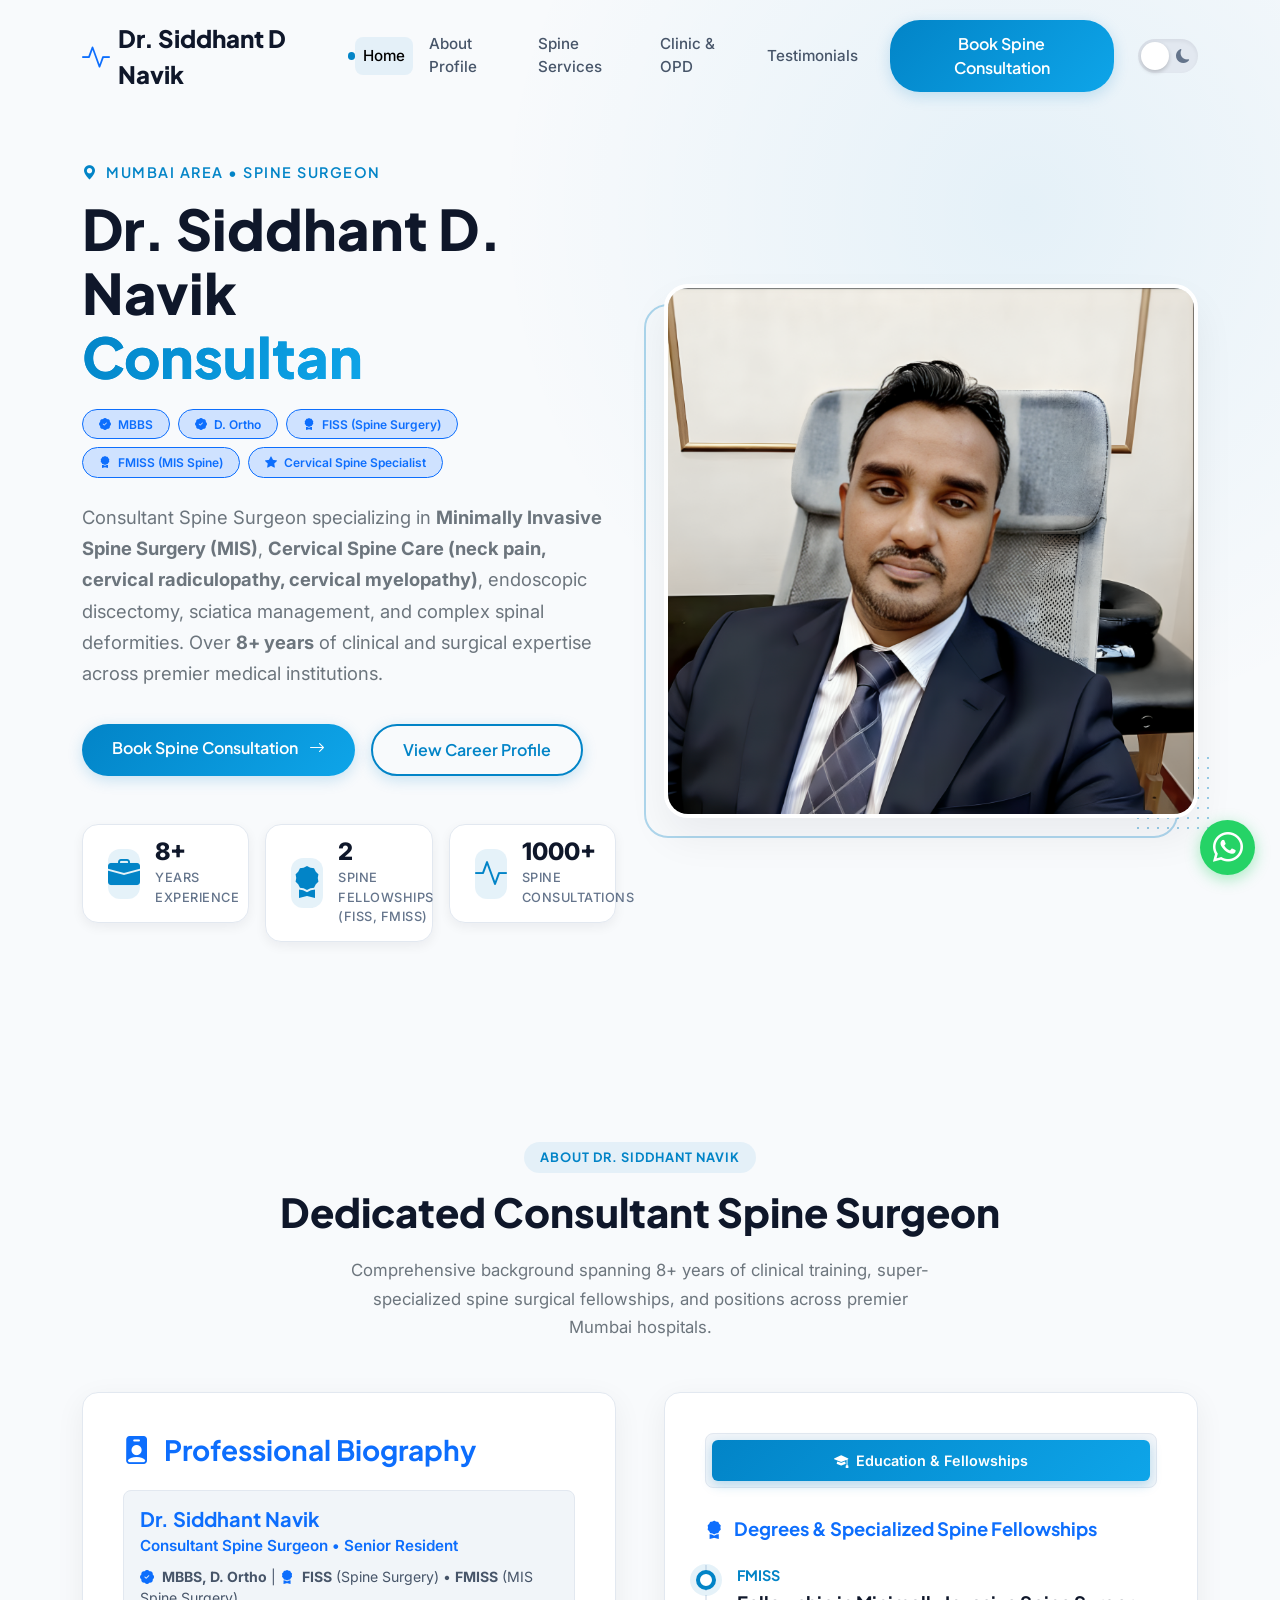
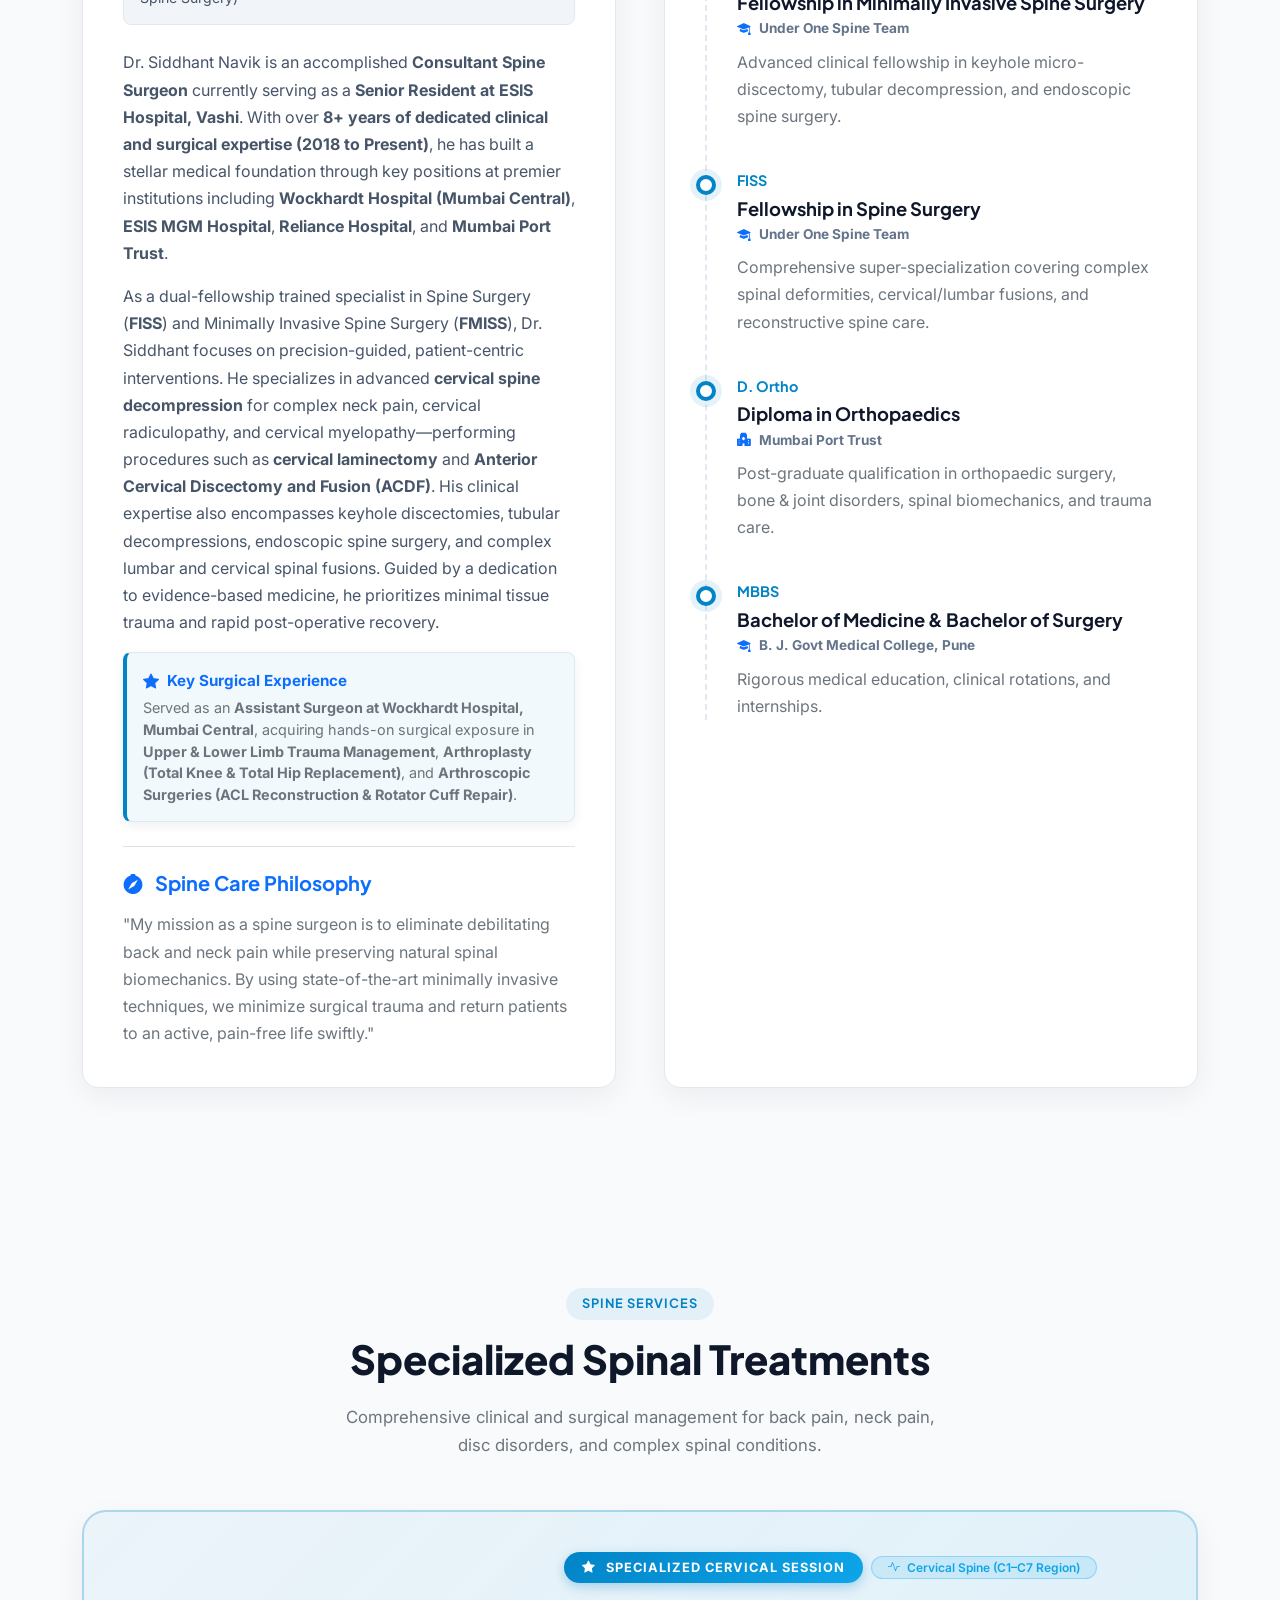
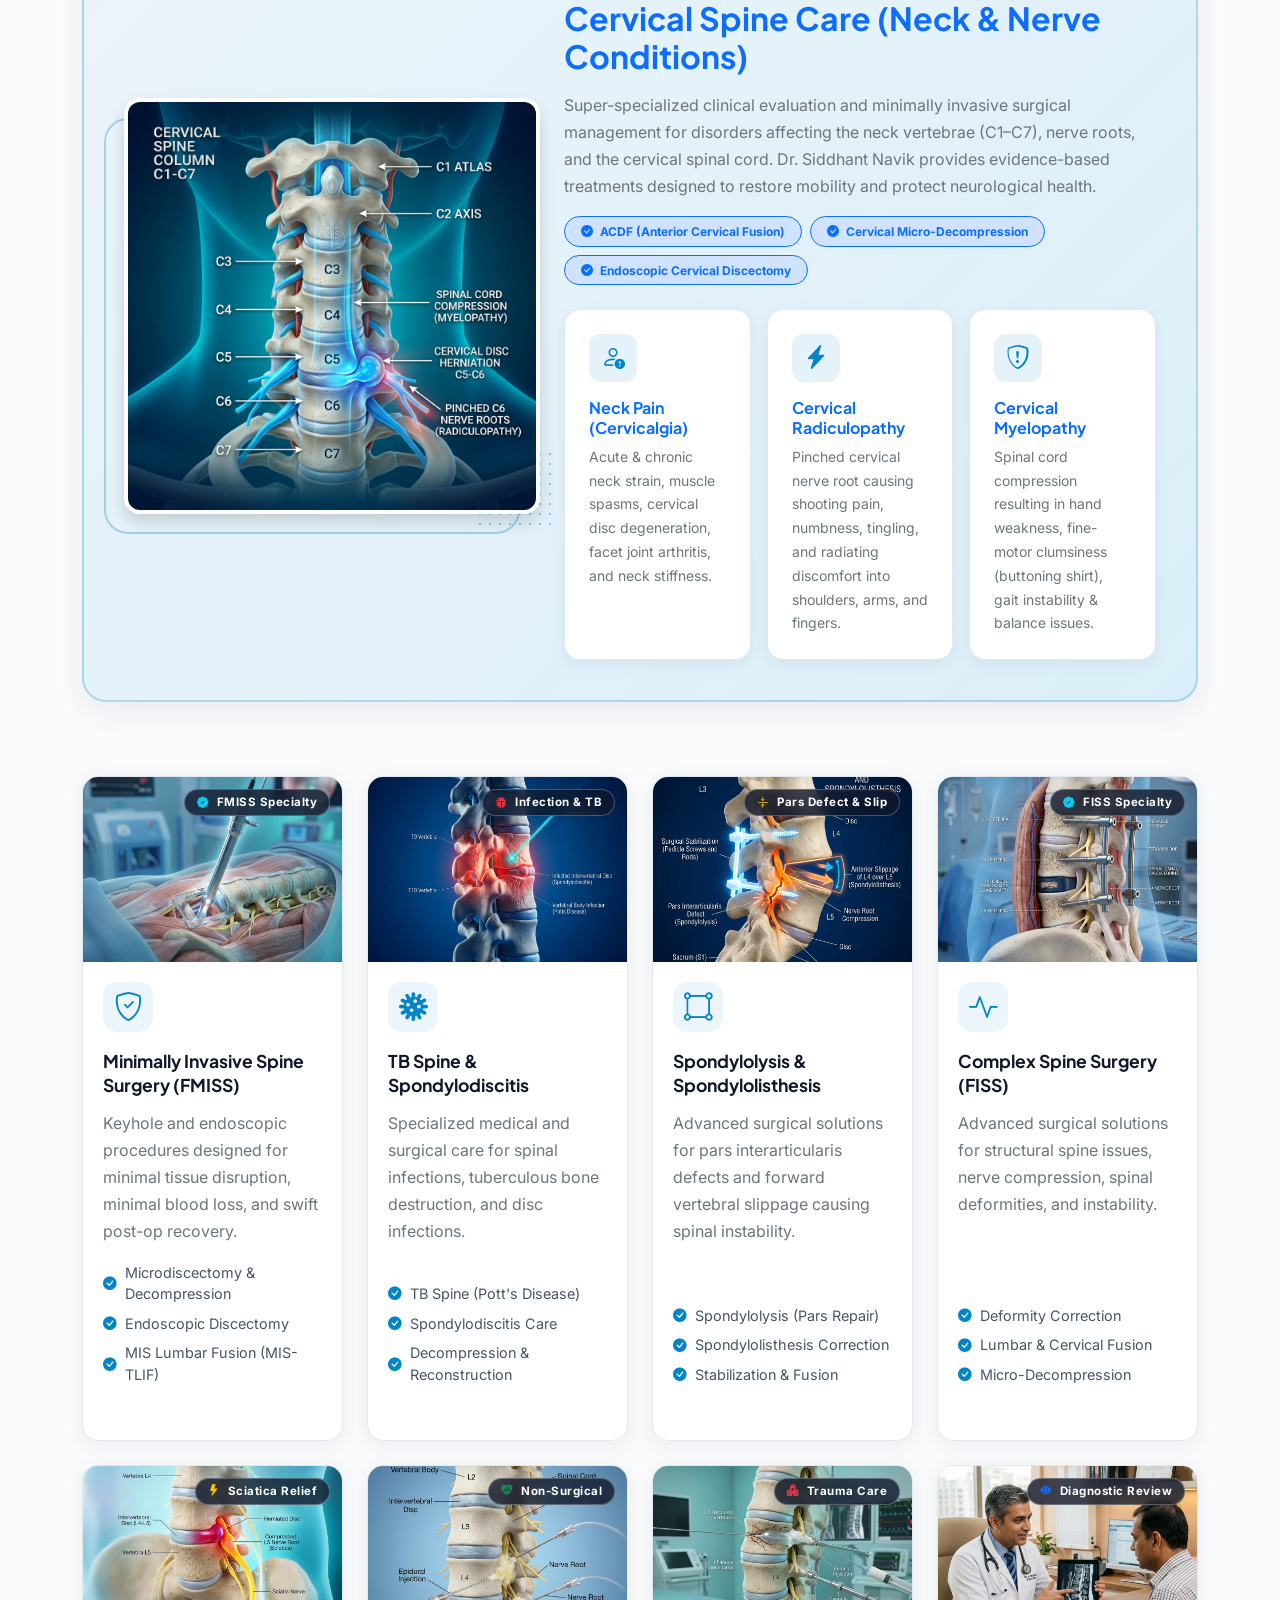
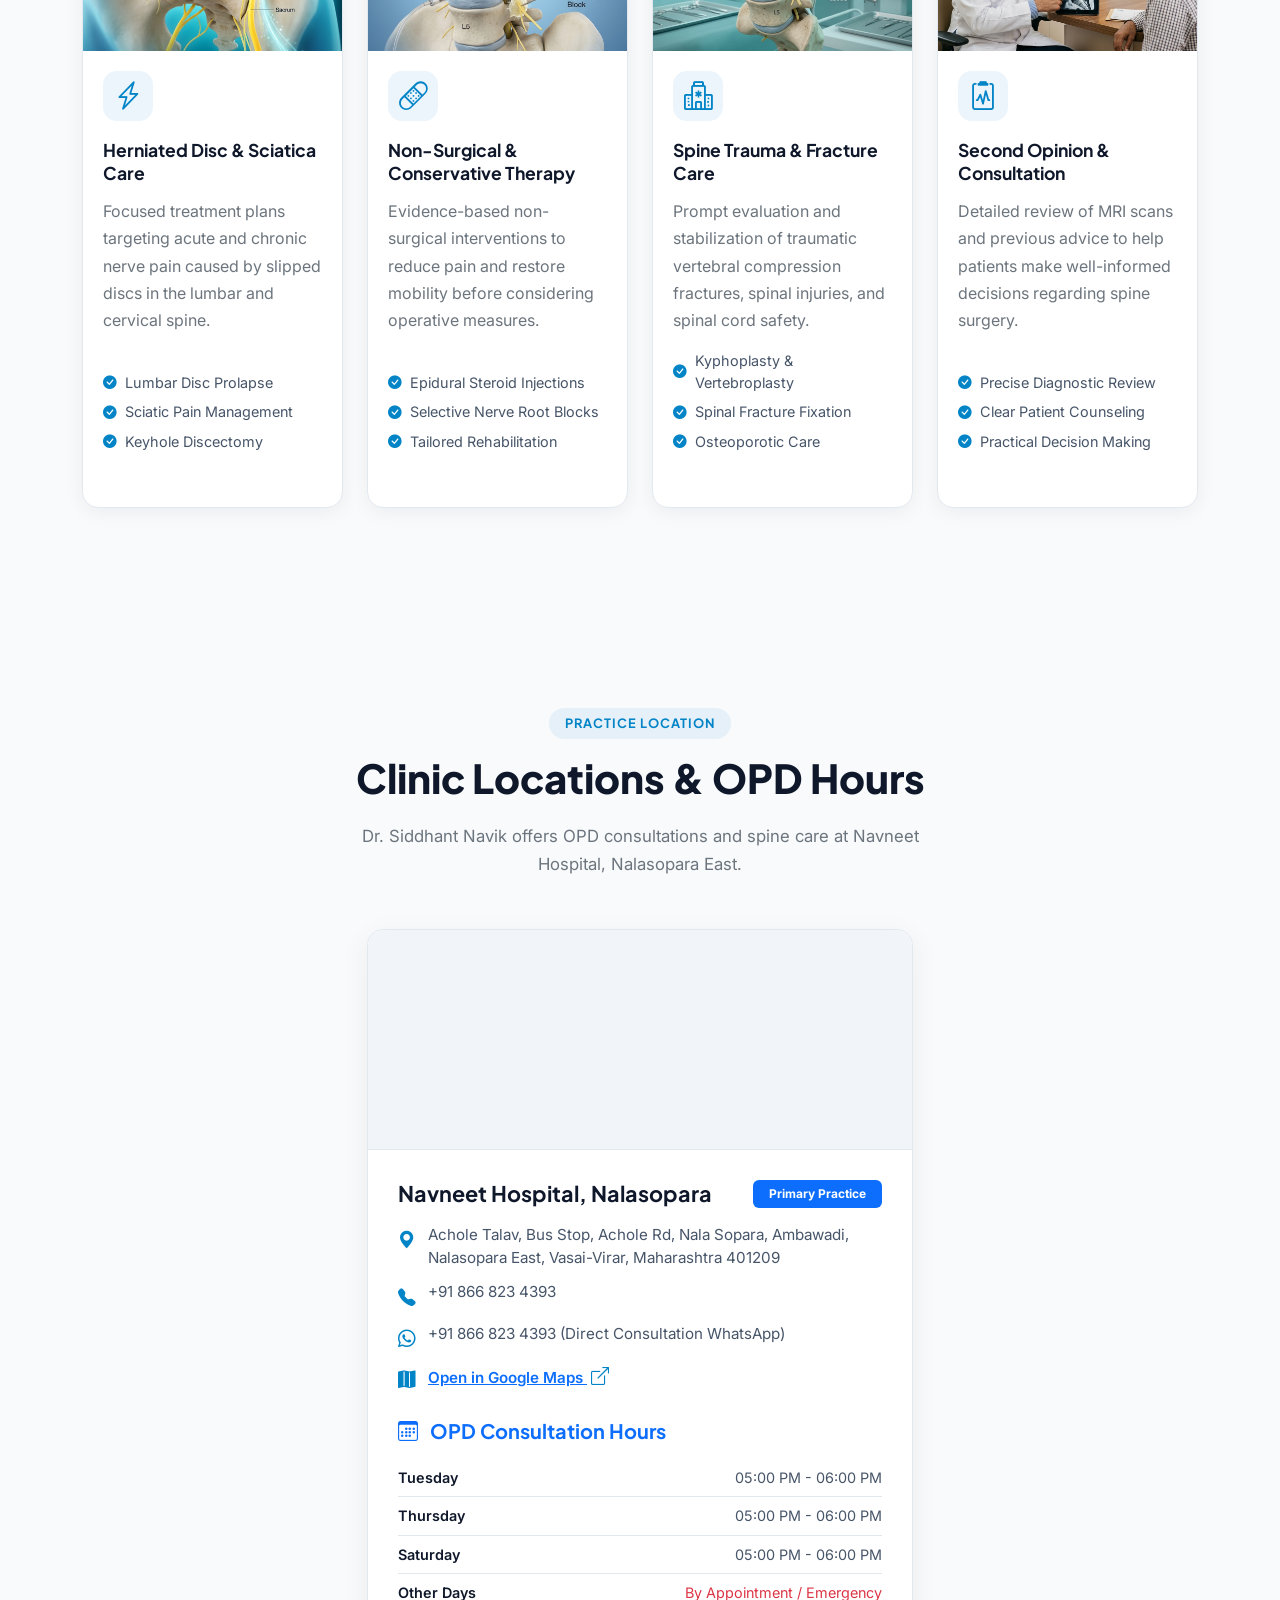
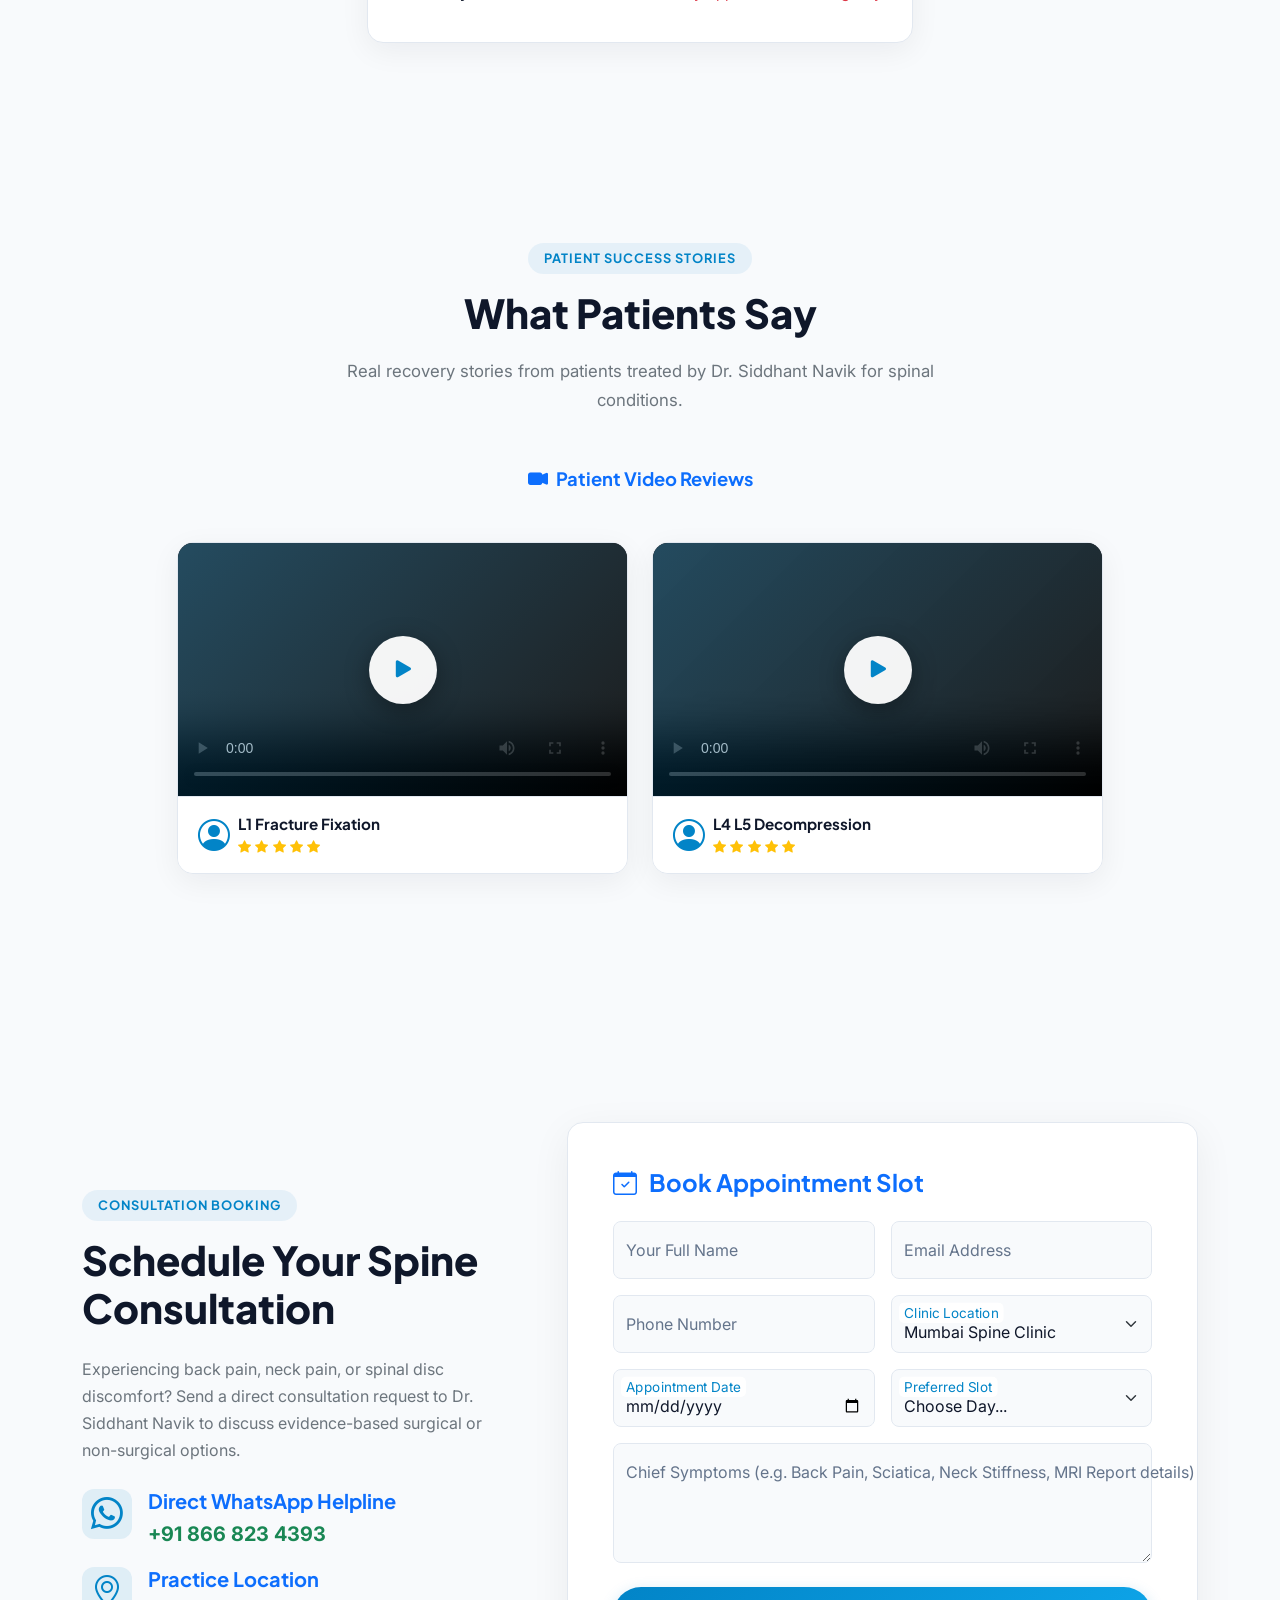
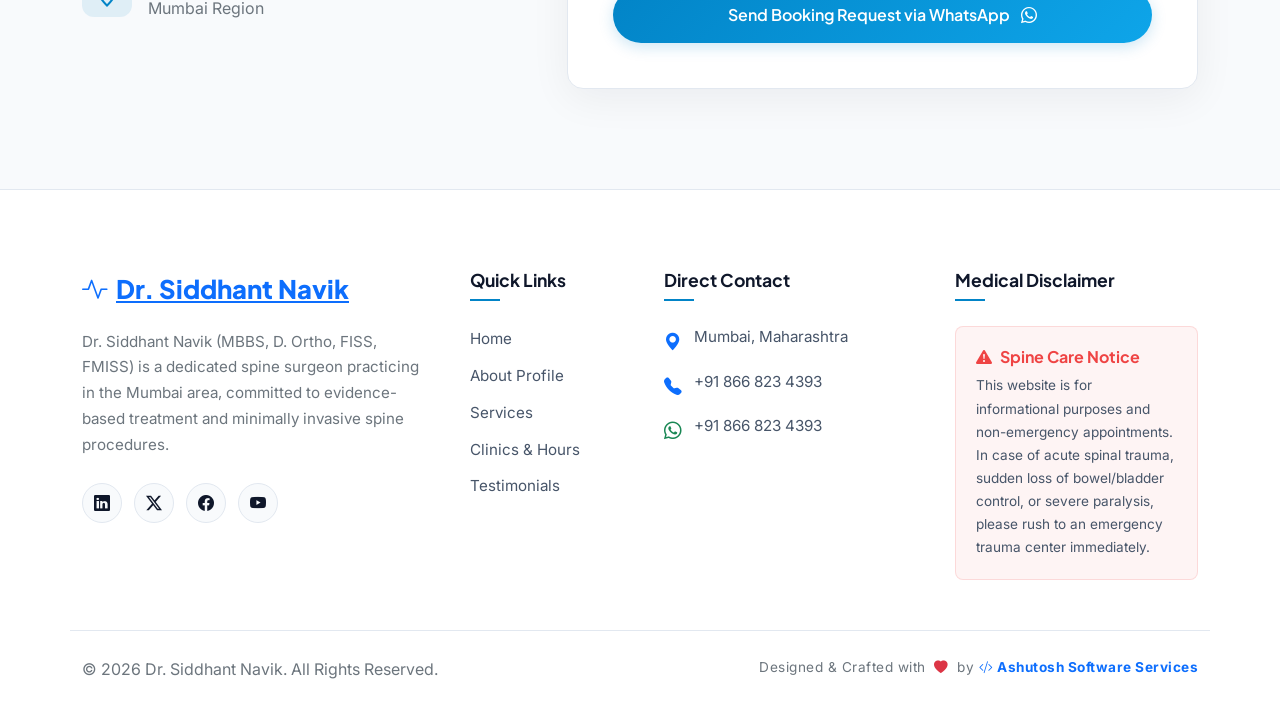
<file: index.html>
<!DOCTYPE html>
<html lang="en" data-theme="light">

<head>
    <meta charset="UTF-8">
    <meta name="viewport" content="width=device-width, initial-scale=1.0">
    <meta name="description"
        content="Dr. Siddhant Navik (MBBS, D. Ortho, FISS, FMISS) - Consultant Spine Surgeon in Mumbai. Expert in Minimally Invasive Spine Surgery, Endoscopic Spine Procedures, Disc Prolapse, & Sciatica.">
    <title>Dr. Siddhant Navik | MBBS, D. Ortho, FISS, FMISS | Consultant Spine Surgeon</title>

    <!-- Bootstrap 5 CSS CDN -->
    <link href="https://cdn.jsdelivr.net/npm/bootstrap@5.3.2/dist/css/bootstrap.min.css" rel="stylesheet">
    <!-- Bootstrap Icons CDN -->
    <link href="https://cdn.jsdelivr.net/npm/bootstrap-icons@1.11.2/font/bootstrap-icons.min.css" rel="stylesheet">
    <!-- Custom Style Sheet -->
    <link rel="stylesheet" href="assets/css/style.css">
</head>

<body>

    <!-- Header & Navigation Bar -->
    <nav class="navbar navbar-expand-lg navbar-custom">
        <div class="container">
            <a class="navbar-brand-custom" href="#home" id="nav-brand">
                <i class="bi bi-activity text-primary fs-3"></i> <span>Dr. Siddhant D Navik</span><span
                    class="brand-dot"></span>
            </a>

            <button class="navbar-toggler border-0" type="button" data-bs-toggle="collapse" data-bs-target="#navbarNav"
                aria-controls="navbarNav" aria-expanded="false" aria-label="Toggle navigation">
                <span class="bi bi-list fs-2 text-primary"></span>
            </button>

            <div class="collapse navbar-collapse" id="navbarNav">
                <ul class="navbar-nav ms-auto align-items-center gap-2">
                    <li class="nav-item">
                        <a class="nav-link nav-link-custom active" href="#home" id="nav-home">Home</a>
                    </li>
                    <li class="nav-item">
                        <a class="nav-link nav-link-custom" href="#about" id="nav-about">About Profile</a>
                    </li>
                    <li class="nav-item">
                        <a class="nav-link nav-link-custom" href="#specializations" id="nav-specializations">Spine
                            Services</a>
                    </li>
                    <li class="nav-item">
                        <a class="nav-link nav-link-custom" href="#clinic" id="nav-clinic">Clinic & OPD</a>
                    </li>
                    <li class="nav-item">
                        <a class="nav-link nav-link-custom" href="#testimonials" id="nav-testimonials">Testimonials</a>
                    </li>
                    <li class="nav-item ms-lg-3 my-2 my-lg-0">
                        <a class="btn btn-premium btn-premium-primary" href="#appointment" id="nav-btn-book">Book Spine
                            Consultation</a>
                    </li>

                    <!-- Theme Toggle Switch -->
                    <li class="nav-item ms-lg-3 d-flex align-items-center">
                        <div class="theme-switch-wrapper">
                            <label class="theme-switch" for="theme-toggle">
                                <input type="checkbox" id="theme-toggle">
                                <div class="slider">
                                    <div class="slider-icons">
                                        <i class="bi bi-sun-fill"></i>
                                        <i class="bi bi-moon-fill"></i>
                                    </div>
                                </div>
                            </label>
                        </div>
                    </li>
                </ul>
            </div>
        </div>
    </nav>

    <!-- Hero Section -->
    <header id="home" class="hero-section">
        <div class="container">
            <div class="row align-items-center g-5">
                <!-- Hero Text -->
                <div class="col-lg-6 text-center text-lg-start animate-fade-in-up">
                    <span class="hero-sub" id="hero-sub-label"><i class="bi bi-geo-alt-fill me-1"></i> Mumbai
                        Area • Spine Surgeon</span>
                    <h1 class="hero-title" id="hero-main-title">Dr. Siddhant D. Navik<br><span><span
                                id="typed-text">Consultant Spine Surgeon</span></span></h1>

                    <!-- Qualification & Specialty Badges -->
                    <div class="d-flex flex-wrap gap-2 justify-content-center justify-content-lg-start mb-4">
                        <span
                            class="badge bg-primary-subtle text-primary border border-primary px-3 py-2 rounded-pill fw-semibold"><i
                                class="bi bi-patch-check-fill me-1"></i> MBBS</span>
                        <span
                            class="badge bg-primary-subtle text-primary border border-primary px-3 py-2 rounded-pill fw-semibold"><i
                                class="bi bi-patch-check-fill me-1"></i> D. Ortho</span>
                        <span
                            class="badge bg-primary-subtle text-primary border border-primary px-3 py-2 rounded-pill fw-semibold"><i
                                class="bi bi-award-fill me-1"></i> FISS (Spine Surgery)</span>
                        <span
                            class="badge bg-primary-subtle text-primary border border-primary px-3 py-2 rounded-pill fw-semibold"><i
                                class="bi bi-award-fill me-1"></i> FMISS (MIS Spine)</span>
                        <span
                            class="badge bg-primary-subtle text-primary border border-primary px-3 py-2 rounded-pill fw-semibold"><i
                                class="bi bi-star-fill me-1"></i> Cervical Spine Specialist</span>
                    </div>

                    <p class="hero-lead text-secondary" id="hero-lead-text">
                        Consultant Spine Surgeon specializing in <strong>Minimally Invasive Spine Surgery
                            (MIS)</strong>, <strong>Cervical Spine Care (neck pain, cervical radiculopathy, cervical
                            myelopathy)</strong>, endoscopic discectomy, sciatica management, and complex spinal
                        deformities. Over <strong>8+ years</strong> of clinical and surgical expertise across premier
                        medical institutions.
                    </p>

                    <div
                        class="d-flex flex-column flex-sm-row justify-content-center justify-content-lg-start gap-3 mb-5">
                        <a href="#appointment" class="btn btn-premium btn-premium-primary" id="hero-btn-book">Book Spine
                            Consultation <i class="bi bi-arrow-right ms-2"></i></a>
                        <a href="#about" class="btn btn-premium btn-premium-secondary" id="hero-btn-profile">View Career
                            Profile</a>
                    </div>

                    <!-- Quick Stats Grid -->
                    <div class="row g-3">
                        <div class="col-sm-4 col-12">
                            <div class="hero-stats-card">
                                <div class="hero-stats-icon">
                                    <i class="bi bi-briefcase-fill"></i>
                                </div>
                                <div>
                                    <div class="hero-stats-num" data-target="8" id="stat-exp">8+</div>
                                    <div class="hero-stats-text">Years Experience</div>
                                </div>
                            </div>
                        </div>
                        <div class="col-sm-4 col-12">
                            <div class="hero-stats-card">
                                <div class="hero-stats-icon">
                                    <i class="bi bi-award-fill"></i>
                                </div>
                                <div>
                                    <div class="hero-stats-num" data-target="2" id="stat-fellowships">2</div>
                                    <div class="hero-stats-text">Spine Fellowships (FISS, FMISS)</div>
                                </div>
                            </div>
                        </div>
                        <div class="col-sm-4 col-12">
                            <div class="hero-stats-card">
                                <div class="hero-stats-icon">
                                    <i class="bi bi-activity"></i>
                                </div>
                                <div>
                                    <div class="hero-stats-num" data-target="1000" id="stat-patients">1000+</div>
                                    <div class="hero-stats-text">Spine Consultations</div>
                                </div>
                            </div>
                        </div>
                    </div>
                </div>

                <!-- Hero Image -->
                <div class="col-lg-6 text-center">
                    <div class="img-premium-wrapper animate-fade-in-up">
                        <img src="assets/images/doctor_profile.png" alt="Dr. Siddhant Navik Spine Surgeon Portrait"
                            class="img-fluid img-premium" id="hero-img-doctor">
                    </div>
                </div>
            </div>
        </div>
    </header>

    <!-- About Section -->
    <section id="about" class="section-padding bg-tertiary-custom">
        <div class="container">
            <div class="text-center">
                <span class="section-tag" id="about-tag">About Dr. Siddhant Navik</span>
                <h2 class="section-title" id="about-title">Dedicated Consultant Spine Surgeon</h2>
                <p class="section-desc text-secondary" id="about-desc">
                    Comprehensive background spanning 8+ years of clinical training, super-specialized spine surgical
                    fellowships, and positions across premier Mumbai hospitals.
                </p>
            </div>

            <div class="row g-5 align-items-stretch">
                <!-- Biography / Credentials Card -->
                <div class="col-lg-6">
                    <div class="bio-card h-100 d-flex flex-column justify-content-between">
                        <div>
                            <h3 class="mb-4 text-primary" id="bio-title"><i
                                    class="bi bi-person-badge-fill text-primary me-2"></i> Professional Biography</h3>

                            <div class="bio-subcard p-3 mb-4 rounded-3 border">
                                <h5 class="mb-1 text-primary fw-bold">Dr. Siddhant Navik</h5>
                                <div class="fw-semibold mb-2 text-primary" style="font-size: 0.95rem;">Consultant Spine
                                    Surgeon &bull; Senior Resident</div>
                                <div class="bio-fellowship-text" style="font-size: 0.88rem; line-height: 1.5;">
                                    <i class="bi bi-patch-check-fill text-primary me-1"></i> <strong>MBBS, D.
                                        Ortho</strong> | <i class="bi bi-award-fill text-primary me-1"></i>
                                    <strong>FISS</strong> (Spine Surgery) &bull; <strong>FMISS</strong> (MIS Spine
                                    Surgery)
                                </div>
                            </div>

                            <p class="mb-3">
                                Dr. Siddhant Navik is an accomplished <strong>Consultant Spine Surgeon</strong>
                                currently serving as a <strong>Senior Resident at ESIS Hospital, Vashi</strong>. With
                                over <strong>8+ years of dedicated clinical and surgical expertise (2018 to
                                    Present)</strong>, he has built a stellar medical foundation through key positions
                                at premier institutions including <strong>Wockhardt Hospital (Mumbai Central)</strong>,
                                <strong>ESIS MGM Hospital</strong>, <strong>Reliance Hospital</strong>, and
                                <strong>Mumbai Port Trust</strong>.
                            </p>
                            <p class="mb-3">
                                As a dual-fellowship trained specialist in Spine Surgery (<strong>FISS</strong>) and
                                Minimally Invasive Spine Surgery (<strong>FMISS</strong>), Dr. Siddhant focuses on
                                precision-guided, patient-centric interventions. He specializes in advanced
                                <strong>cervical spine decompression</strong> for complex neck pain, cervical
                                radiculopathy, and cervical myelopathy—performing procedures such as <strong>cervical
                                    laminectomy</strong> and <strong>Anterior Cervical Discectomy and Fusion
                                    (ACDF)</strong>. His clinical expertise also encompasses keyhole discectomies,
                                tubular decompressions, endoscopic spine surgery, and complex lumbar and cervical spinal
                                fusions. Guided by a dedication to evidence-based medicine, he prioritizes minimal
                                tissue trauma and rapid post-operative recovery.
                            </p>

                            <!-- Key Surgical Assistance Highlight Box -->
                            <div class="bio-highlight-box p-3 mb-4 rounded-3">
                                <div class="d-flex align-items-center gap-2 mb-1">
                                    <i class="bi bi-star-fill text-primary"></i>
                                    <strong class="text-primary" style="font-size: 0.95rem;">Key Surgical
                                        Experience</strong>
                                </div>
                                <p class="mb-0 text-secondary" style="font-size: 0.9rem; line-height: 1.5;">
                                    Served as an <strong>Assistant Surgeon at Wockhardt Hospital, Mumbai
                                        Central</strong>, acquiring hands-on surgical exposure in <strong>Upper &amp;
                                        Lower Limb Trauma Management</strong>, <strong>Arthroplasty (Total Knee &amp;
                                        Total Hip Replacement)</strong>, and <strong>Arthroscopic Surgeries (ACL
                                        Reconstruction &amp; Rotator Cuff Repair)</strong>.
                                </p>
                            </div>
                        </div>
                        <div class="pt-4 border-top border-color">
                            <h5 class="mb-3 text-primary" id="mission-title"><i class="bi bi-compass-fill me-2"></i>
                                Spine Care Philosophy</h5>
                            <p class="mb-0 text-secondary italic">
                                "My mission as a spine surgeon is to eliminate debilitating back and neck pain while
                                preserving natural spinal biomechanics. By using state-of-the-art minimally invasive
                                techniques, we minimize surgical trauma and return patients to an active, pain-free life
                                swiftly."
                            </p>
                        </div>
                    </div>
                </div>

                <!-- Education & Career Interactive Timeline -->
                <div class="col-lg-6">
                    <div class="bio-card h-100">
                        <!-- Navigation Tabs for Timeline -->
                        <div class="timeline-tabs-nav">
                            <button class="timeline-tab-btn d-none" data-tab="experience" id="tab-experience-btn" style="display: none !important;">
                                <i class="bi bi-briefcase-fill"></i> Work Experience
                            </button>
                            <button class="timeline-tab-btn active" data-tab="education" id="tab-education-btn">
                                <i class="bi bi-mortarboard-fill"></i> Education & Fellowships
                            </button>
                        </div>

                        <!-- Panel 1: Work Experience Timeline (Hidden) -->
                        <div class="timeline-panel d-none" id="panel-experience" style="display: none !important;">
                            <h4 class="mb-4 text-primary" style="font-size: 1.15rem;"><i
                                    class="bi bi-hospital-fill me-2"></i> Clinical & Surgical Career History</h4>
                            <div class="timeline-container">

                                <div class="timeline-item">
                                    <div class="timeline-dot"></div>
                                    <div class="timeline-date">2026 – Present</div>
                                    <h4 class="timeline-title">Senior Resident</h4>
                                    <div class="timeline-location">
                                        <i class="bi bi-geo-alt-fill text-primary me-1"></i> <strong>ESIS Hospital
                                            Vashi</strong>
                                        <span class="badge-current-role ms-2"><i class="bi bi-record-fill fs-6"></i>
                                            Currently Working</span>
                                    </div>
                                    <p class="text-secondary mb-0">Currently leading spine and orthopaedic OPDs,
                                        emergency trauma care, surgical management, and inpatient care at ESIS Hospital
                                        Vashi.</p>
                                </div>

                                <div class="timeline-item">
                                    <div class="timeline-dot"></div>
                                    <div class="timeline-date">2025 – 2026</div>
                                    <h4 class="timeline-title">Fellowship in Spine Surgery</h4>
                                    <div class="timeline-location">
                                        <i class="bi bi-geo-alt-fill text-primary me-1"></i> <strong>Super-Specialty
                                            Training</strong>
                                    </div>
                                    <p class="text-secondary mb-0">Super-specialized clinical and surgical training
                                        fellowship program focusing on advanced spine surgeries and complex
                                        reconstructions.</p>
                                </div>

                                <div class="timeline-item">
                                    <div class="timeline-dot"></div>
                                    <div class="timeline-date">2023 – 2025</div>
                                    <h4 class="timeline-title">Ex Registrar</h4>
                                    <div class="timeline-location"><i class="bi bi-geo-alt-fill text-primary me-1"></i>
                                        <strong>Wockhardt Hospital, Mumbai Central</strong>
                                    </div>
                                    <p class="text-secondary mb-0">Assisted in high-complexity surgical cases including
                                        Upper &amp; Lower Limb Trauma Management, Arthroplasty (Total Knee &amp; Total
                                        Hip Replacement), Arthroscopic surgeries (ACL reconstructions &amp; Rotator Cuff
                                        Repair), tertiary spine surgeries, and microdiscectomies.</p>
                                </div>

                                <div class="timeline-item">
                                    <div class="timeline-dot"></div>
                                    <div class="timeline-date">2021 – 2023</div>
                                    <h4 class="timeline-title">Ex Registrar</h4>
                                    <div class="timeline-location"><i class="bi bi-geo-alt-fill text-primary me-1"></i>
                                        <strong>ESIS MGM Hospital</strong>
                                    </div>
                                    <p class="text-secondary mb-0">Registrar in orthopaedics and spine care, overseeing
                                        surgical interventions, trauma management, and patient care.</p>
                                </div>

                                <div class="timeline-item">
                                    <div class="timeline-dot"></div>
                                    <div class="timeline-date">2022 – 2023</div>
                                    <h4 class="timeline-title">Ex Medical Officer</h4>
                                    <div class="timeline-location"><i class="bi bi-geo-alt-fill text-primary me-1"></i>
                                        <strong>Reliance Hospital</strong>
                                    </div>
                                    <p class="text-secondary mb-0">Medical Officer in inpatient and emergency
                                        management, clinical evaluation, and peri-operative patient care.</p>
                                </div>

                                <div class="timeline-item">
                                    <div class="timeline-dot"></div>
                                    <div class="timeline-date">2018 – 2021</div>
                                    <h4 class="timeline-title">Ex House Officer</h4>
                                    <div class="timeline-location"><i class="bi bi-geo-alt-fill text-primary me-1"></i>
                                        <strong>Mumbai Port Trust</strong>
                                    </div>
                                    <p class="text-secondary mb-0">Foundational residency as House Officer,
                                        receiving intensive surgical, orthopaedic, and clinical training.</p>
                                </div>

                            </div>
                        </div>

                        <!-- Panel 2: Education & Fellowships Timeline (Active) -->
                        <div class="timeline-panel active" id="panel-education">
                            <h4 class="mb-4 text-primary" style="font-size: 1.15rem;"><i
                                    class="bi bi-award-fill me-2"></i> Degrees & Specialized Spine Fellowships</h4>
                            <div class="timeline-container">

                                <div class="timeline-item">
                                    <div class="timeline-dot"></div>
                                    <div class="timeline-date">FMISS</div>
                                    <h4 class="timeline-title">Fellowship in Minimally Invasive Spine Surgery</h4>
                                    <div class="timeline-location">
                                        <i class="bi bi-mortarboard-fill text-primary me-1"></i> <strong>Under One Spine
                                            Team</strong>
                                    </div>
                                    <p class="text-secondary mb-0">Advanced clinical fellowship in keyhole
                                        micro-discectomy, tubular decompression, and endoscopic spine surgery.</p>
                                </div>

                                <div class="timeline-item">
                                    <div class="timeline-dot"></div>
                                    <div class="timeline-date">FISS</div>
                                    <h4 class="timeline-title">Fellowship in Spine Surgery</h4>
                                    <div class="timeline-location">
                                        <i class="bi bi-mortarboard-fill text-primary me-1"></i> <strong>Under One Spine
                                            Team</strong>
                                    </div>
                                    <p class="text-secondary mb-0">Comprehensive super-specialization covering complex
                                        spinal deformities, cervical/lumbar fusions, and reconstructive spine care.</p>
                                </div>

                                <div class="timeline-item">
                                    <div class="timeline-dot"></div>
                                    <div class="timeline-date">D. Ortho</div>
                                    <h4 class="timeline-title">Diploma in Orthopaedics</h4>
                                    <div class="timeline-location">
                                        <i class="bi bi-hospital-fill text-primary me-1"></i> <strong>Mumbai Port
                                            Trust</strong>
                                    </div>
                                    <p class="text-secondary mb-0">Post-graduate qualification in orthopaedic surgery,
                                        bone & joint disorders, spinal biomechanics, and trauma care.</p>
                                </div>

                                <div class="timeline-item">
                                    <div class="timeline-dot"></div>
                                    <div class="timeline-date">MBBS</div>
                                    <h4 class="timeline-title">Bachelor of Medicine & Bachelor of Surgery</h4>
                                    <div class="timeline-location">
                                        <i class="bi bi-mortarboard-fill text-primary me-1"></i> <strong>B. J. Govt
                                            Medical College, Pune</strong>
                                    </div>
                                    <p class="text-secondary mb-0">Rigorous medical education, clinical rotations, and
                                        internships.</p>
                                </div>

                            </div>
                        </div>

                    </div>
                </div>
            </div>
        </div>
    </section>

    <!-- Specializations & Services Section -->
    <section id="specializations" class="section-padding">
        <div class="container">
            <div class="text-center">
                <span class="section-tag" id="spec-tag">Spine Services</span>
                <h2 class="section-title" id="spec-title">Specialized Spinal Treatments</h2>
                <p class="section-desc text-secondary" id="spec-desc">
                    Comprehensive clinical and surgical management for back pain, neck pain, disc disorders, and complex
                    spinal conditions.
                </p>
            </div>

            <div class="row g-4">
                <!-- Dedicated Cervical Spine Care Showcase Sub-Section -->
                <div class="col-12">
                    <div class="cervical-showcase-box">
                        <div class="row align-items-center g-4">
                            <div class="col-lg-5 text-center">
                                <div class="img-premium-wrapper">
                                    <img src="assets/images/cervical_spine_care.png"
                                        alt="Cervical Spine Care - Neck Pain, Cervical Radiculopathy, Cervical Myelopathy"
                                        class="img-fluid img-premium rounded-4 shadow">
                                </div>
                            </div>
                            <div class="col-lg-7">
                                <div class="d-inline-flex align-items-center gap-2 mb-3 flex-wrap">
                                    <span class="cervical-badge-pill"><i class="bi bi-star-fill me-1"></i> Specialized
                                        Cervical Session</span>
                                    <span class="badge badge-tag-info rounded-pill px-3 py-1 fw-semibold"><i
                                            class="bi bi-activity me-1"></i> Cervical Spine (C1–C7 Region)</span>
                                </div>
                                <h3 class="fs-2 fw-bold text-primary mb-3">Cervical Spine Care (Neck & Nerve Conditions)
                                </h3>
                                <p class="text-secondary mb-3 fs-6 leading-relaxed">
                                    Super-specialized clinical evaluation and minimally invasive surgical management for
                                    disorders affecting the neck vertebrae (C1–C7), nerve roots, and the cervical spinal
                                    cord. Dr. Siddhant Navik provides evidence-based treatments designed to restore
                                    mobility and protect neurological health.
                                </p>

                                <!-- Cervical Key Treatment Modalities -->
                                <div class="d-flex flex-wrap gap-2 mb-4">
                                    <span
                                        class="badge bg-primary-subtle text-primary border border-primary px-3 py-2 rounded-pill"><i
                                            class="bi bi-check-circle-fill me-1"></i> ACDF (Anterior Cervical
                                        Fusion)</span>
                                    <span
                                        class="badge bg-primary-subtle text-primary border border-primary px-3 py-2 rounded-pill"><i
                                            class="bi bi-check-circle-fill me-1"></i> Cervical
                                        Micro-Decompression</span>
                                    <span
                                        class="badge bg-primary-subtle text-primary border border-primary px-3 py-2 rounded-pill"><i
                                            class="bi bi-check-circle-fill me-1"></i> Endoscopic Cervical
                                        Discectomy</span>
                                </div>

                                <div class="row g-3">
                                    <!-- Cervical Condition 1: Neck Pain -->
                                    <div class="col-md-4">
                                        <div class="cervical-condition-card">
                                            <div class="cervical-icon-box">
                                                <i class="bi bi-person-exclamation"></i>
                                            </div>
                                            <h5 class="fw-bold mb-2 fs-6 text-primary">Neck Pain (Cervicalgia)</h5>
                                            <p class="small text-secondary mb-0">Acute & chronic neck strain, muscle
                                                spasms, cervical disc degeneration, facet joint arthritis, and neck
                                                stiffness.</p>
                                        </div>
                                    </div>

                                    <!-- Cervical Condition 2: Cervical Radiculopathy -->
                                    <div class="col-md-4">
                                        <div class="cervical-condition-card">
                                            <div class="cervical-icon-box">
                                                <i class="bi bi-lightning-charge-fill"></i>
                                            </div>
                                            <h5 class="fw-bold mb-2 fs-6 text-primary">Cervical Radiculopathy</h5>
                                            <p class="small text-secondary mb-0">Pinched cervical nerve root causing
                                                shooting pain, numbness, tingling, and radiating discomfort into
                                                shoulders, arms, and fingers.</p>
                                        </div>
                                    </div>

                                    <!-- Cervical Condition 3: Cervical Myelopathy -->
                                    <div class="col-md-4">
                                        <div class="cervical-condition-card">
                                            <div class="cervical-icon-box">
                                                <i class="bi bi-shield-exclamation"></i>
                                            </div>
                                            <h5 class="fw-bold mb-2 fs-6 text-primary">Cervical Myelopathy</h5>
                                            <p class="small text-secondary mb-0">Spinal cord compression resulting in
                                                hand weakness, fine-motor clumsiness (buttoning shirt), gait instability
                                                & balance issues.</p>
                                        </div>
                                    </div>
                                </div>
                            </div>
                        </div>
                    </div>
                </div>

                <!-- Specialization Card 1: Minimally Invasive Spine Surgery -->
                <div class="col-xl-3 col-lg-3 col-md-6">
                    <div class="service-card">
                        <div class="service-img-wrapper">
                            <img src="assets/images/mis_spine_surgery.png"
                                alt="Minimally Invasive Spine Surgery Illustration" class="service-img">
                            <span class="service-badge"><i class="bi bi-patch-check-fill me-1 text-info"></i> FMISS
                                Specialty</span>
                        </div>
                        <div class="service-body">
                            <div class="service-icon">
                                <i class="bi bi-shield-check"></i>
                            </div>
                            <h3 class="service-title" id="spec-title-1">Minimally Invasive Spine Surgery (FMISS)</h3>
                            <p class="text-secondary">Keyhole and endoscopic procedures designed for minimal tissue
                                disruption, minimal blood loss, and swift post-op recovery.</p>
                            <ul class="service-list">
                                <li><i class="bi bi-check-circle-fill"></i> Microdiscectomy & Decompression</li>
                                <li><i class="bi bi-check-circle-fill"></i> Endoscopic Discectomy</li>
                                <li><i class="bi bi-check-circle-fill"></i> MIS Lumbar Fusion (MIS-TLIF)</li>
                            </ul>
                        </div>
                    </div>
                </div>

                <!-- Specialization Card 2: TB Spine & Spondylodiscitis -->
                <div class="col-xl-3 col-lg-3 col-md-6">
                    <div class="service-card">
                        <div class="service-img-wrapper">
                            <img src="assets/images/tb_spine_spondylodiscitis.png"
                                alt="TB Spine and Spondylodiscitis Care Illustration" class="service-img">
                            <span class="service-badge"><i class="bi bi-bug-fill me-1 text-danger"></i> Infection &
                                TB</span>
                        </div>
                        <div class="service-body">
                            <div class="service-icon">
                                <i class="bi bi-virus"></i>
                            </div>
                            <h3 class="service-title" id="spec-title-tb">TB Spine & Spondylodiscitis</h3>
                            <p class="text-secondary">Specialized medical and surgical care for spinal infections,
                                tuberculous bone destruction, and disc infections.</p>
                            <ul class="service-list">
                                <li><i class="bi bi-check-circle-fill"></i> TB Spine (Pott's Disease)</li>
                                <li><i class="bi bi-check-circle-fill"></i> Spondylodiscitis Care</li>
                                <li><i class="bi bi-check-circle-fill"></i> Decompression & Reconstruction</li>
                            </ul>
                        </div>
                    </div>
                </div>

                <!-- Specialization Card 3: Spondylolysis & Spondylolisthesis -->
                <div class="col-xl-3 col-lg-3 col-md-6">
                    <div class="service-card">
                        <div class="service-img-wrapper">
                            <img src="assets/images/spondylolysis_spondylolisthesis.png"
                                alt="Spondylolysis and Spondylolisthesis Care Illustration" class="service-img">
                            <span class="service-badge"><i class="bi bi-arrows-collapse me-1 text-warning"></i> Pars
                                Defect & Slip</span>
                        </div>
                        <div class="service-body">
                            <div class="service-icon">
                                <i class="bi bi-bounding-box-circles"></i>
                            </div>
                            <h3 class="service-title" id="spec-title-spondylolysis">Spondylolysis & Spondylolisthesis
                            </h3>
                            <p class="text-secondary">Advanced surgical solutions for pars interarticularis defects and
                                forward vertebral slippage causing spinal instability.</p>
                            <ul class="service-list">
                                <li><i class="bi bi-check-circle-fill"></i> Spondylolysis (Pars Repair)</li>
                                <li><i class="bi bi-check-circle-fill"></i> Spondylolisthesis Correction</li>
                                <li><i class="bi bi-check-circle-fill"></i> Stabilization & Fusion</li>
                            </ul>
                        </div>
                    </div>
                </div>

                <!-- Specialization Card 4: Complex Spine Surgery -->
                <div class="col-xl-3 col-lg-3 col-md-6">
                    <div class="service-card">
                        <div class="service-img-wrapper">
                            <img src="assets/images/complex_spine_fusion.png"
                                alt="Complex Spine Fusion Surgery Illustration" class="service-img">
                            <span class="service-badge"><i class="bi bi-patch-check-fill me-1 text-info"></i> FISS
                                Specialty</span>
                        </div>
                        <div class="service-body">
                            <div class="service-icon">
                                <i class="bi bi-activity"></i>
                            </div>
                            <h3 class="service-title" id="spec-title-2">Complex Spine Surgery (FISS)</h3>
                            <p class="text-secondary">Advanced surgical solutions for structural spine issues, nerve
                                compression, spinal deformities, and instability.</p>
                            <ul class="service-list">
                                <li><i class="bi bi-check-circle-fill"></i> Deformity Correction</li>
                                <li><i class="bi bi-check-circle-fill"></i> Lumbar & Cervical Fusion</li>
                                <li><i class="bi bi-check-circle-fill"></i> Micro-Decompression</li>
                            </ul>
                        </div>
                    </div>
                </div>

                <!-- Specialization Card 5: Herniated Disc & Sciatica -->
                <div class="col-xl-3 col-lg-3 col-md-6">
                    <div class="service-card">
                        <div class="service-img-wrapper">
                            <img src="assets/images/herniated_disc_sciatica.png"
                                alt="Herniated Disc and Sciatica Treatment Illustration" class="service-img">
                            <span class="service-badge"><i class="bi bi-lightning-fill me-1 text-warning"></i> Sciatica
                                Relief</span>
                        </div>
                        <div class="service-body">
                            <div class="service-icon">
                                <i class="bi bi-lightning-charge"></i>
                            </div>
                            <h3 class="service-title" id="spec-title-3">Herniated Disc & Sciatica Care</h3>
                            <p class="text-secondary">Focused treatment plans targeting acute and chronic nerve pain
                                caused by slipped discs in the lumbar and cervical spine.</p>
                            <ul class="service-list">
                                <li><i class="bi bi-check-circle-fill"></i> Lumbar Disc Prolapse</li>
                                <li><i class="bi bi-check-circle-fill"></i> Sciatic Pain Management</li>
                                <li><i class="bi bi-check-circle-fill"></i> Keyhole Discectomy</li>
                            </ul>
                        </div>
                    </div>
                </div>

                <!-- Specialization Card 6: Non-Surgical & Conservative Therapy -->
                <div class="col-xl-3 col-lg-3 col-md-6">
                    <div class="service-card">
                        <div class="service-img-wrapper">
                            <img src="assets/images/conservative_spine_therapy.png"
                                alt="Non-Surgical Spine Therapy Illustration" class="service-img">
                            <span class="service-badge"><i class="bi bi-heart-pulse-fill me-1 text-success"></i>
                                Non-Surgical</span>
                        </div>
                        <div class="service-body">
                            <div class="service-icon">
                                <i class="bi bi-bandaid"></i>
                            </div>
                            <h3 class="service-title" id="spec-title-4">Non-Surgical & Conservative Therapy</h3>
                            <p class="text-secondary">Evidence-based non-surgical interventions to reduce pain and
                                restore mobility before considering operative measures.</p>
                            <ul class="service-list">
                                <li><i class="bi bi-check-circle-fill"></i> Epidural Steroid Injections</li>
                                <li><i class="bi bi-check-circle-fill"></i> Selective Nerve Root Blocks</li>
                                <li><i class="bi bi-check-circle-fill"></i> Tailored Rehabilitation</li>
                            </ul>
                        </div>
                    </div>
                </div>

                <!-- Specialization Card 7: Spine Trauma Care -->
                <div class="col-xl-3 col-lg-3 col-md-6">
                    <div class="service-card">
                        <div class="service-img-wrapper">
                            <img src="assets/images/spine_trauma_kyphoplasty.png"
                                alt="Spine Trauma and Kyphoplasty Illustration" class="service-img">
                            <span class="service-badge"><i class="bi bi-hospital-fill me-1 text-danger"></i> Trauma
                                Care</span>
                        </div>
                        <div class="service-body">
                            <div class="service-icon">
                                <i class="bi bi-hospital"></i>
                            </div>
                            <h3 class="service-title" id="spec-title-5">Spine Trauma & Fracture Care</h3>
                            <p class="text-secondary">Prompt evaluation and stabilization of traumatic vertebral
                                compression fractures, spinal injuries, and spinal cord safety.</p>
                            <ul class="service-list">
                                <li><i class="bi bi-check-circle-fill"></i> Kyphoplasty & Vertebroplasty</li>
                                <li><i class="bi bi-check-circle-fill"></i> Spinal Fracture Fixation</li>
                                <li><i class="bi bi-check-circle-fill"></i> Osteoporotic Care</li>
                            </ul>
                        </div>
                    </div>
                </div>

                <!-- Specialization Card 8: Second Opinion & Consultation -->
                <div class="col-xl-3 col-lg-3 col-md-6">
                    <div class="service-card">
                        <div class="service-img-wrapper">
                            <img src="assets/images/mri_spine_consultation.png"
                                alt="Spine MRI Consultation Illustration" class="service-img">
                            <span class="service-badge"><i class="bi bi-eye-fill me-1 text-primary"></i> Diagnostic
                                Review</span>
                        </div>
                        <div class="service-body">
                            <div class="service-icon">
                                <i class="bi bi-clipboard2-pulse"></i>
                            </div>
                            <h3 class="service-title" id="spec-title-6">Second Opinion & Consultation</h3>
                            <p class="text-secondary">Detailed review of MRI scans and previous advice to help patients
                                make well-informed decisions regarding spine surgery.</p>
                            <ul class="service-list">
                                <li><i class="bi bi-check-circle-fill"></i> Precise Diagnostic Review</li>
                                <li><i class="bi bi-check-circle-fill"></i> Clear Patient Counseling</li>
                                <li><i class="bi bi-check-circle-fill"></i> Practical Decision Making</li>
                            </ul>
                        </div>
                    </div>
                </div>
            </div>
        </div>
    </section>

    <!-- Clinic Details & visiting hours -->
    <section id="clinic" class="section-padding bg-tertiary-custom">
        <div class="container">
            <div class="text-center">
                <span class="section-tag" id="clinic-tag">Practice Location</span>
                <h2 class="section-title" id="clinic-title">Clinic Locations & OPD Hours</h2>
                <p class="section-desc text-secondary" id="clinic-desc">
                    Dr. Siddhant Navik offers OPD consultations and spine care at Navneet Hospital, Nalasopara East.
                </p>
            </div>

            <div class="row g-4 justify-content-center">
                <!-- Location 1 -->
                <div class="col-lg-6 col-md-8">
                    <div class="clinic-card">
                        <div class="clinic-map-placeholder">
                            <!-- Embedded Google Map - Navneet Hospital, Nalasopara -->
                            <iframe
                                src="https://www.google.com/maps/embed?pb=!1m18!1m12!1m3!1d3765.0!2d72.8260!3d19.4190!2m3!1f0!2f0!3f0!3m2!1i1024!2i768!4f13.1!3m3!1m2!1s0x3be7abad7ac0b455%3A0x12d5b3e2f71e4fdf!2sNavneet%20Hospital!5e0!3m2!1sen!2sin!4v1692345678901!5m2!1sen!2sin"
                                allowfullscreen="" loading="lazy"></iframe>
                        </div>
                        <div class="clinic-body">
                            <div class="d-flex justify-content-between align-items-center mb-3">
                                <h3 class="clinic-title mb-0" id="clinic-name-1">Navneet Hospital, Nalasopara</h3>
                                <span class="badge bg-primary px-3 py-2" id="clinic-badge-1">Primary Practice</span>
                            </div>
                            <ul class="clinic-info-list">
                                <li><i class="bi bi-geo-alt-fill"></i> Achole Talav, Bus Stop, Achole Rd, Nala Sopara, Ambawadi, Nalasopara East, Vasai-Virar, Maharashtra 401209</li>
                                <li><i class="bi bi-telephone-fill"></i> +91 866 823 4393</li>
                                <li><i class="bi bi-whatsapp"></i> +91 866 823 4393 (Direct Consultation WhatsApp)</li>
                                <li><i class="bi bi-map-fill"></i> <a href="https://share.google/7BdD3UbDgeVYoPBmm" target="_blank" class="text-primary fw-semibold">Open in Google Maps <i class="bi bi-box-arrow-up-right ms-1"></i></a></li>
                            </ul>

                            <h5 class="mb-3 text-primary"><i class="bi bi-calendar3 me-2"></i> OPD Consultation Hours
                            </h5>
                            <table class="hours-table">
                                <tr>
                                    <td class="day">Tuesday</td>
                                    <td class="time">05:00 PM - 06:00 PM</td>
                                </tr>
                                <tr>
                                    <td class="day">Thursday</td>
                                    <td class="time">05:00 PM - 06:00 PM</td>
                                </tr>
                                <tr>
                                    <td class="day">Saturday</td>
                                    <td class="time">05:00 PM - 06:00 PM</td>
                                </tr>
                                <tr>
                                    <td class="day">Other Days</td>
                                    <td class="time text-danger">By Appointment / Emergency</td>
                                </tr>
                            </table>
                        </div>
                    </div>
                </div>
            </div>
        </div>
    </section>

    <!-- Testimonials Section -->
    <section id="testimonials" class="section-padding">
        <div class="container">
            <div class="text-center">
                <span class="section-tag" id="test-tag">Patient Success Stories</span>
                <h2 class="section-title" id="test-title">What Patients Say</h2>
                <p class="section-desc text-secondary" id="test-desc">
                    Real recovery stories from patients treated by Dr. Siddhant Navik for spinal conditions.
                </p>
            </div>

            <!-- Patient Video Reviews -->
            <div class="row g-4 mb-5 justify-content-center">
                <div class="col-12">
                    <div class="d-flex align-items-center gap-2 justify-content-center mb-4">
                        <i class="bi bi-camera-video-fill text-primary fs-5"></i>
                        <h4 class="mb-0 fw-bold text-primary" style="font-size:1.15rem;">Patient Video Reviews</h4>
                    </div>
                </div>

                <!-- Video 1 -->
                <div class="col-lg-5 col-md-6">
                    <div class="review-video-card">
                        <div class="review-video-wrapper">
                            <video
                                id="review-video-1"
                                class="review-video"
                                src="assets/Reviews/1.mp4"
                                controls
                                preload="metadata"
                                poster=""
                                aria-label="Patient Video Review 1">
                                Your browser does not support the video tag.
                            </video>
                            <div class="review-video-overlay" id="review-overlay-1">
                                <button class="review-play-btn" onclick="playReviewVideo('review-video-1','review-overlay-1')" aria-label="Play Patient Video Review 1">
                                    <i class="bi bi-play-fill"></i>
                                </button>
                            </div>
                        </div>
                        <div class="review-video-info">
                            <div class="d-flex align-items-center gap-2">
                                <div class="review-video-avatar">
                                    <i class="bi bi-person-circle"></i>
                                </div>
                                <div>
                                    <div class="review-video-name">L1 Fracture Fixation</div>
                                    <div class="review-video-tag"><i class="bi bi-star-fill text-warning me-1"></i><i class="bi bi-star-fill text-warning me-1"></i><i class="bi bi-star-fill text-warning me-1"></i><i class="bi bi-star-fill text-warning me-1"></i><i class="bi bi-star-fill text-warning"></i></div>
                                </div>
                            </div>
                        </div>
                    </div>
                </div>

                <!-- Video 2 -->
                <div class="col-lg-5 col-md-6">
                    <div class="review-video-card">
                        <div class="review-video-wrapper">
                            <video
                                id="review-video-2"
                                class="review-video"
                                src="assets/Reviews/2.mp4"
                                controls
                                preload="metadata"
                                poster=""
                                aria-label="Patient Video Review 2">
                                Your browser does not support the video tag.
                            </video>
                            <div class="review-video-overlay" id="review-overlay-2">
                                <button class="review-play-btn" onclick="playReviewVideo('review-video-2','review-overlay-2')" aria-label="Play Patient Video Review 2">
                                    <i class="bi bi-play-fill"></i>
                                </button>
                            </div>
                        </div>
                        <div class="review-video-info">
                            <div class="d-flex align-items-center gap-2">
                                <div class="review-video-avatar">
                                    <i class="bi bi-person-circle"></i>
                                </div>
                                <div>
                                    <div class="review-video-name">L4 L5 Decompression</div>
                                    <div class="review-video-tag"><i class="bi bi-star-fill text-warning me-1"></i><i class="bi bi-star-fill text-warning me-1"></i><i class="bi bi-star-fill text-warning me-1"></i><i class="bi bi-star-fill text-warning me-1"></i><i class="bi bi-star-fill text-warning"></i></div>
                                </div>
                            </div>
                        </div>
                    </div>
                </div>
            </div>

            <!-- Text Testimonials Carousel (commented out) -->
            <!--
            <div class="row justify-content-center">
                <div class="col-lg-10">
                    <div id="testimonialCarousel" class="carousel slide" data-bs-ride="carousel">
                        <div class="carousel-indicators">
                            <button type="button" data-bs-target="#testimonialCarousel" data-bs-slide-to="0"
                                class="active" aria-current="true" aria-label="Slide 1"></button>
                            <button type="button" data-bs-target="#testimonialCarousel" data-bs-slide-to="1"
                                aria-label="Slide 2"></button>
                        </div>
                        <div class="carousel-inner pb-5">
                            <div class="carousel-item active">
                                <div class="row g-4 align-items-center">
                                    <div class="col-md-6">
                                        <div class="testimonial-card">
                                            <i class="bi bi-quote quote-icon"></i>
                                            <p class="testimonial-text text-secondary" id="test-text-1">
                                                "Dr. Siddhant Navik performed a minimally invasive spine procedure for
                                                my severe sciatica pain. I was walking comfortably the next day with
                                                almost no pain. Highly practical and precise doctor!"
                                            </p>
                                            <div class="patient-info">
                                                <img src="assets/images/patient_1.png" alt="Ramesh Sharma Avatar"
                                                    class="patient-img" id="test-img-1">
                                                <div>
                                                    <h6 class="patient-name" id="test-name-1">Ramesh Sharma</h6>
                                                    <span class="patient-condition" id="test-cond-1">Microdiscectomy
                                                        Patient (Mumbai)</span>
                                                </div>
                                            </div>
                                        </div>
                                    </div>
                                    <div class="col-md-6">
                                        <div class="testimonial-card">
                                            <i class="bi bi-quote quote-icon"></i>
                                            <p class="testimonial-text text-secondary" id="test-text-2">
                                                "After suffering from chronic lower back pain for months, Dr. Siddhant
                                                Navik evaluated my MRI and guided me through evidence-based treatment.
                                                Truly grateful for his tailored approach."
                                            </p>
                                            <div class="patient-info">
                                                <img src="assets/images/patient_2.png" alt="Sunita Verma Avatar"
                                                    class="patient-img" id="test-img-2">
                                                <div>
                                                    <h6 class="patient-name" id="test-name-2">Sunita Verma</h6>
                                                    <span class="patient-condition" id="test-cond-2">Lumbar Spine
                                                        Patient (Mumbai)</span>
                                                </div>
                                            </div>
                                        </div>
                                    </div>
                                </div>
                            </div>
                            <div class="carousel-item">
                                <div class="row g-4 align-items-center">
                                    <div class="col-md-6">
                                        <div class="testimonial-card">
                                            <i class="bi bi-quote quote-icon"></i>
                                            <p class="testimonial-text text-secondary" id="test-text-3">
                                                "Dr. Siddhant Navik's explanation of cervical disc issues was crystal
                                                clear. He recommended non-surgical management first, which helped me
                                                avoid unnecessary surgery. Excellent spine specialist!"
                                            </p>
                                            <div class="patient-info">
                                                <img src="assets/images/patient_1.png" alt="Rajesh Mehta Avatar"
                                                    class="patient-img" id="test-img-3">
                                                <div>
                                                    <h6 class="patient-name" id="test-name-3">Rajesh Mehta</h6>
                                                    <span class="patient-condition" id="test-cond-3">Cervical Spine Care
                                                        (Thane)</span>
                                                </div>
                                            </div>
                                        </div>
                                    </div>
                                    <div class="col-md-6">
                                        <div class="testimonial-card">
                                            <i class="bi bi-quote quote-icon"></i>
                                            <p class="testimonial-text text-secondary" id="test-text-4">
                                                "Minimally invasive keyhole spine surgery by Dr. Siddhant Navik meant a
                                                tiny incision and very quick recovery. The WhatsApp appointment process
                                                was seamless."
                                            </p>
                                            <div class="patient-info">
                                                <img src="assets/images/patient_2.png" alt="Pooja Shah Avatar"
                                                    class="patient-img" id="test-img-4">
                                                <div>
                                                    <h6 class="patient-name" id="test-name-4">Pooja Shah</h6>
                                                    <span class="patient-condition" id="test-cond-4">MIS Spine Patient
                                                        (Mumbai)</span>
                                                </div>
                                            </div>
                                        </div>
                                    </div>
                                </div>
                            </div>
                        </div>
                    </div>
                </div>
            </div>
            -->
        </div>
    </section>

    <!-- Appointment / Booking Section -->
    <section id="appointment" class="section-padding bg-tertiary-custom">
        <div class="container">
            <div class="row g-5 align-items-center">
                <!-- Info text Column -->
                <div class="col-lg-5">
                    <span class="section-tag" id="book-tag">Consultation Booking</span>
                    <h2 class="section-title text-start mb-4" id="book-title">Schedule Your Spine Consultation</h2>
                    <p class="mb-4 text-secondary">
                        Experiencing back pain, neck pain, or spinal disc discomfort? Send a direct consultation request
                        to Dr. Siddhant Navik to discuss evidence-based surgical or non-surgical options.
                    </p>

                    <div class="d-flex align-items-start gap-3 mb-3">
                        <div class="hero-stats-icon">
                            <i class="bi bi-whatsapp"></i>
                        </div>
                        <div>
                            <h5 class="mb-1 text-primary">Direct WhatsApp Helpline</h5>
                            <p class="mb-0 text-success fw-bold fs-5">+91 866 823 4393</p>
                        </div>
                    </div>

                    <div class="d-flex align-items-start gap-3">
                        <div class="hero-stats-icon">
                            <i class="bi bi-geo-alt"></i>
                        </div>
                        <div>
                            <h5 class="mb-1 text-primary">Practice Location</h5>
                            <p class="mb-0 text-secondary">Mumbai Region</p>
                        </div>
                    </div>
                </div>

                <!-- Form Column -->
                <div class="col-lg-7">
                    <div class="booking-card">
                        <h4 class="mb-4 text-primary" id="form-header"><i
                                class="bi bi-calendar-check text-primary me-2"></i> Book Appointment Slot</h4>

                        <form id="booking-form" novalidate>
                            <div class="row g-3">
                                <!-- Full Name -->
                                <div class="col-md-6">
                                    <div class="form-floating">
                                        <input type="text" class="form-control" id="bookName" placeholder="Full Name"
                                            required>
                                        <label for="bookName">Your Full Name</label>
                                        <div class="invalid-feedback">Please enter your name.</div>
                                    </div>
                                </div>

                                <!-- Email Address -->
                                <div class="col-md-6">
                                    <div class="form-floating">
                                        <input type="email" class="form-control" id="bookEmail"
                                            placeholder="name@example.com" required>
                                        <label for="bookEmail">Email Address</label>
                                        <div class="invalid-feedback">Please enter a valid email.</div>
                                    </div>
                                </div>

                                <!-- Phone Number -->
                                <div class="col-md-6">
                                    <div class="form-floating">
                                        <input type="tel" class="form-control" id="bookPhone" placeholder="Phone Number"
                                            required>
                                        <label for="bookPhone">Phone Number</label>
                                        <div class="invalid-feedback">Please enter a valid phone number.</div>
                                    </div>
                                </div>

                                <!-- Preferred Location -->
                                <div class="col-md-6">
                                    <div class="form-floating">
                                        <select class="form-select" id="bookLocation"
                                            aria-label="Select Clinic Location" required>
                                            <option value="mira_bhayandar" selected>Mumbai Spine Clinic</option>
                                        </select>
                                        <label for="bookLocation">Clinic Location</label>
                                        <div class="invalid-feedback">Please select a location.</div>
                                    </div>
                                </div>

                                <!-- Preferred Date -->
                                <div class="col-md-6">
                                    <div class="form-floating">
                                        <input type="date" class="form-control" id="bookDate" required>
                                        <label for="bookDate">Appointment Date</label>
                                        <div class="invalid-feedback">Please select a valid future date.</div>
                                    </div>
                                </div>

                                <!-- Preferred Time Slot -->
                                <div class="col-md-6">
                                    <div class="form-floating">
                                        <select class="form-select" id="bookTime" aria-label="Select Preferred Time"
                                            required>
                                            <option value="" disabled selected>Choose Day...</option>
                                            <option value="tuesday">Tuesday (05:00 PM - 06:00 PM)</option>
                                            <option value="thursday">Thursday (05:00 PM - 06:00 PM)</option>
                                            <option value="saturday">Saturday (05:00 PM - 06:00 PM)</option>
                                        </select>
                                        <label for="bookTime">Preferred Slot</label>
                                        <div class="invalid-feedback">Please select a time slot.</div>
                                    </div>
                                </div>

                                <!-- Additional Notes -->
                                <div class="col-12">
                                    <div class="form-floating">
                                        <textarea class="form-control" placeholder="Describe symptoms or spinal concern"
                                            id="bookNotes" style="height: 120px;"></textarea>
                                        <label for="bookNotes">Chief Symptoms (e.g. Back Pain, Sciatica, Neck Stiffness,
                                            MRI Report details)</label>
                                    </div>
                                </div>

                                <!-- Submit Button -->
                                <div class="col-12 text-end mt-4">
                                    <button class="btn btn-premium btn-premium-primary px-5 py-3 w-100" type="submit"
                                        id="form-submit-btn">Send Booking Request via WhatsApp <i
                                            class="bi bi-whatsapp ms-2"></i></button>
                                </div>
                            </div>
                        </form>
                    </div>
                </div>
            </div>
        </div>
    </section>

    <!-- Footer & Disclaimer Section -->
    <footer class="footer-section">
        <div class="container">
            <div class="row g-5">
                <!-- Branding and bio -->
                <div class="col-lg-4 col-md-6">
                    <a class="footer-logo text-primary" href="#home" id="footer-logo">
                        <i class="bi bi-activity text-primary"></i> Dr. Siddhant Navik
                    </a>
                    <p class="footer-desc text-secondary" id="footer-description">
                        Dr. Siddhant Navik (MBBS, D. Ortho, FISS, FMISS) is a dedicated spine surgeon practicing in the
                        Mumbai area, committed to evidence-based treatment and minimally invasive spine
                        procedures.
                    </p>
                    <div class="social-links">
                        <a href="https://linkedin.com" target="_blank" class="social-btn"
                            aria-label="LinkedIn Profile"><i class="bi bi-linkedin"></i></a>
                        <a href="https://twitter.com" target="_blank" class="social-btn" aria-label="Twitter Profile"><i
                                class="bi bi-twitter-x"></i></a>
                        <a href="https://facebook.com" target="_blank" class="social-btn"
                            aria-label="Facebook Profile"><i class="bi bi-facebook"></i></a>
                        <a href="https://youtube.com" target="_blank" class="social-btn" aria-label="YouTube Channel"><i
                                class="bi bi-youtube"></i></a>
                    </div>
                </div>

                <!-- Quick links -->
                <div class="col-lg-2 col-md-6 col-6">
                    <h5 class="footer-title">Quick Links</h5>
                    <ul class="footer-links">
                        <li><a href="#home">Home</a></li>
                        <li><a href="#about">About Profile</a></li>
                        <li><a href="#specializations">Services</a></li>
                        <li><a href="#clinic">Clinics & Hours</a></li>
                        <li><a href="#testimonials">Testimonials</a></li>
                    </ul>
                </div>

                <!-- Quick Contact -->
                <div class="col-lg-3 col-md-6 col-6">
                    <h5 class="footer-title">Direct Contact</h5>
                    <ul class="footer-contact">
                        <li>
                            <i class="bi bi-geo-alt-fill text-primary"></i>
                            <span>Mumbai, Maharashtra</span>
                        </li>
                        <li>
                            <i class="bi bi-telephone-fill text-primary"></i>
                            <span>+91 866 823 4393</span>
                        </li>
                        <li>
                            <i class="bi bi-whatsapp text-success"></i>
                            <span>+91 866 823 4393</span>
                        </li>
                    </ul>
                </div>

                <!-- Emergency Disclaimer Box -->
                <div class="col-lg-3 col-md-6 col-12">
                    <h5 class="footer-title">Medical Disclaimer</h5>
                    <div class="footer-emergency-box">
                        <h6 class="footer-emergency-title"><i class="bi bi-exclamation-triangle-fill"></i> Spine Care
                            Notice</h6>
                        <p class="footer-emergency-text">
                            This website is for informational purposes and non-emergency appointments. In case of acute
                            spinal trauma, sudden loss of bowel/bladder control, or severe paralysis, please rush to an
                            emergency trauma center immediately.
                        </p>
                    </div>
                </div>
            </div>

            <!-- Bottom section -->
            <div class="row footer-bottom">
                <div class="col-md-6 text-center text-md-start mb-3 mb-md-0">
                    <p class="mb-0 text-secondary" id="footer-copyright">&copy; 2026 Dr. Siddhant Navik. All Rights
                        Reserved.</p>
                </div>
                <div class="col-md-6 text-center text-md-end">
                    <p class="mb-0 text-secondary" style="font-size: 0.85rem; letter-spacing: 0.5px;">
                        Designed & Crafted with <i class="bi bi-heart-fill text-danger mx-1"></i> by <a href="#"
                            class="text-primary text-decoration-none fw-bold transition-all"><i
                                class="bi bi-code-slash text-primary me-1"></i>Ashutosh Software Services</a>
                    </p>
                </div>
            </div>
        </div>
    </footer>

    <!-- Back to top button -->
    <button class="back-to-top" aria-label="Scroll back to top">
        <i class="bi bi-arrow-up-short fs-4"></i>
    </button>

    <!-- Floating WhatsApp Button -->
    <a href="https://wa.me/918668234393" class="whatsapp-float" target="_blank" rel="noopener noreferrer" aria-label="Chat on WhatsApp">
        <i class="bi bi-whatsapp"></i>
    </a>

    <!-- Bootstrap 5 JS Bundle (Includes Popper) CDN -->
    <script src="https://cdn.jsdelivr.net/npm/bootstrap@5.3.2/dist/js/bootstrap.bundle.min.js"></script>
    <!-- Custom Main JS Script -->
    <script src="assets/js/main.js"></script>
</body>

</html>
</file>
<file: assets/css/style.css>
/* ==========================================================================
   Dr. Siddhant Portfolio Website - Premium Custom Stylesheet
   ========================================================================== */

/* Typography & Variables Setup */
@import url('https://fonts.googleapis.com/css2?family=Inter:wght@300;400;500;600;700&family=Plus+Jakarta+Sans:wght@400;500;600;700;800&display=swap');

:root {
    /* Color Palette - Light Mode */
    --bg-primary: #f8fafc;
    --bg-secondary: #ffffff;
    --bg-tertiary: #f1f5f9;
    --text-primary: #0f172a;
    --text-secondary: #475569;
    --text-muted: #64748b;
    --accent-primary: #0284c7;
    --accent-secondary: #0ea5e9;
    --accent-rgb: 2, 132, 199;
    --accent-hover: #0369a1;
    --border-color: #e2e8f0;
    --card-bg: rgba(255, 255, 255, 0.85);
    --shadow-color: rgba(15, 23, 42, 0.06);
    --shadow-hover: rgba(15, 23, 42, 0.12);
    --glass-bg: rgba(255, 255, 255, 0.7);
    --glass-border: rgba(255, 255, 255, 0.4);
    --accent-gradient: linear-gradient(135deg, #0284c7 0%, #0ea5e9 100%);
    
    /* Layout Constants */
    --transition-speed: 0.3s;
    --border-radius-sm: 8px;
    --border-radius-md: 16px;
    --border-radius-lg: 24px;
}

[data-theme="dark"] {
    /* Color Palette - Dark Mode */
    --bg-primary: #0b0f19;
    --bg-secondary: #111827;
    --bg-tertiary: #1f2937;
    --text-primary: #f8fafc;
    --text-secondary: #cbd5e1;
    --text-muted: #94a3b8;
    --accent-primary: #38bdf8;
    --accent-secondary: #0ea5e9;
    --accent-rgb: 56, 189, 248;
    --accent-hover: #7dd3fc;
    --border-color: #1e293b;
    --card-bg: rgba(17, 24, 39, 0.85);
    --shadow-color: rgba(0, 0, 0, 0.3);
    --shadow-hover: rgba(0, 0, 0, 0.5);
    --glass-bg: rgba(11, 15, 25, 0.75);
    --glass-border: rgba(255, 255, 255, 0.05);
    --accent-gradient: linear-gradient(135deg, #0ea5e9 0%, #38bdf8 100%);
}

/* Dark Mode Bootstrap Text Overrides for High Visibility */
[data-theme="dark"] .text-secondary {
    color: var(--text-secondary) !important;
}

[data-theme="dark"] .text-muted {
    color: var(--text-muted) !important;
}

[data-theme="dark"] .text-primary-emphasis {
    color: var(--accent-primary) !important;
}

[data-theme="dark"] small, [data-theme="dark"] .small {
    color: var(--text-secondary) !important;
}

.bio-subcard {
    background-color: var(--bg-tertiary);
    border-color: var(--border-color) !important;
}

.bio-highlight-box {
    background-color: rgba(var(--accent-rgb), 0.05);
    border: 1px solid var(--border-color);
    border-left: 4px solid var(--accent-primary) !important;
    box-shadow: 0 4px 12px var(--shadow-color);
    transition: all 0.3s ease;
}

.bio-fellowship-text {
    color: var(--text-secondary);
}

[data-theme="dark"] .bio-subcard {
    background-color: rgba(255, 255, 255, 0.05);
    border-color: rgba(255, 255, 255, 0.1) !important;
}

[data-theme="dark"] .bio-highlight-box {
    background-color: rgba(var(--accent-rgb), 0.12);
    border-color: rgba(255, 255, 255, 0.1);
    border-left: 4px solid var(--accent-primary) !important;
}

[data-theme="dark"] .bio-fellowship-text {
    color: #e2e8f0 !important;
}


/* Base reset & typography rules */
html, body {
    overflow-x: hidden;
    width: 100%;
    position: relative;
}

html {
    scroll-behavior: smooth;
    scroll-padding-top: 80px;
}

body {
    background-color: var(--bg-primary);
    color: var(--text-primary);
    font-family: 'Inter', sans-serif;
    transition: background-color var(--transition-speed) ease, color var(--transition-speed) ease;
}

h1, h2, h3, h4, h5, h6, .display-font {
    font-family: 'Plus Jakarta Sans', sans-serif;
    font-weight: 700;
    color: var(--text-primary);
}

p {
    color: var(--text-secondary);
    line-height: 1.7;
}

/* Custom Scrollbar */
::-webkit-scrollbar {
    width: 8px;
}
::-webkit-scrollbar-track {
    background: var(--bg-primary);
}
::-webkit-scrollbar-thumb {
    background: var(--border-color);
    border-radius: 4px;
}
::-webkit-scrollbar-thumb:hover {
    background: var(--accent-primary);
}

/* Theme Switcher Toggle styling */
.theme-switch-wrapper {
    display: flex;
    align-items: center;
}

.theme-switch {
    display: inline-block;
    height: 34px;
    position: relative;
    width: 60px;
}

.theme-switch input {
    display: none;
}

.slider {
    background-color: var(--border-color);
    bottom: 0;
    cursor: pointer;
    left: 0;
    position: absolute;
    right: 0;
    top: 0;
    transition: .4s;
    border-radius: 34px;
    display: flex;
    align-items: center;
    justify-content: space-between;
    padding: 0 6px;
    box-shadow: inset 0 2px 4px var(--shadow-color);
}

.slider:before {
    background-color: var(--bg-secondary);
    bottom: 3px;
    content: "";
    height: 28px;
    left: 3px;
    position: absolute;
    transition: .4s;
    width: 28px;
    border-radius: 50%;
    z-index: 2;
    box-shadow: 0 2px 4px rgba(0, 0, 0, 0.2);
}

.slider-icons {
    width: 100%;
    display: flex;
    justify-content: space-between;
    align-items: center;
    color: var(--text-muted);
    font-size: 14px;
    z-index: 1;
    padding: 0 2px;
}

.slider-icons i {
    transition: color 0.3s;
}

input:checked + .slider {
    background-color: var(--accent-primary);
}

input:checked + .slider:before {
    transform: translateX(26px);
}

/* Glassmorphism Classes */
.glass-panel {
    background: var(--glass-bg);
    backdrop-filter: blur(12px);
    -webkit-backdrop-filter: blur(12px);
    border: 1px solid var(--glass-border);
    box-shadow: 0 8px 32px 0 var(--shadow-color);
}

/* Header & Navbar */
.navbar-custom {
    position: fixed;
    top: 0;
    width: 100%;
    z-index: 1000;
    transition: all 0.3s ease;
    padding: 20px 0;
}

.navbar-custom.scrolled {
    padding: 12px 0;
    background: var(--glass-bg);
    backdrop-filter: blur(16px);
    -webkit-backdrop-filter: blur(16px);
    border-bottom: 1px solid var(--glass-border);
    box-shadow: 0 4px 20px var(--shadow-color);
}

.navbar-brand-custom {
    font-family: 'Plus Jakarta Sans', sans-serif;
    font-weight: 800;
    font-size: 1.5rem;
    color: var(--text-primary);
    text-decoration: none;
    display: flex;
    align-items: center;
    gap: 8px;
}

.brand-dot {
    width: 8px;
    height: 8px;
    background-color: var(--accent-primary);
    border-radius: 50%;
    display: inline-block;
}

.nav-link-custom {
    color: var(--text-secondary);
    font-weight: 500;
    font-size: 0.95rem;
    padding: 8px 16px;
    border-radius: var(--border-radius-sm);
    transition: all 0.3s ease;
}

.nav-link-custom:hover, .nav-link-custom.active {
    color: var(--accent-primary);
    background: rgba(var(--accent-rgb), 0.08);
}

/* Hero Section */
.hero-section {
    padding: 160px 0 100px 0;
    min-height: 90vh;
    display: flex;
    align-items: center;
    position: relative;
    background: radial-gradient(circle at 80% 20%, rgba(var(--accent-rgb), 0.08) 0%, transparent 40%);
}

.hero-sub {
    font-family: 'Plus Jakarta Sans', sans-serif;
    font-weight: 600;
    color: var(--accent-primary);
    letter-spacing: 1.5px;
    text-transform: uppercase;
    font-size: 0.9rem;
    display: inline-block;
    margin-bottom: 12px;
}

.hero-title {
    font-size: 3.5rem;
    font-weight: 800;
    line-height: 1.15;
    margin-bottom: 20px;
}

.hero-title span {
    background: var(--accent-gradient);
    -webkit-background-clip: text;
    -webkit-text-fill-color: transparent;
}

.hero-lead {
    font-size: 1.15rem;
    margin-bottom: 35px;
}

.hero-stats-card {
    border-radius: var(--border-radius-md);
    border: 1px solid var(--border-color);
    background-color: var(--bg-secondary);
    box-shadow: 0 4px 12px var(--shadow-color);
    padding: 15px 25px;
    display: flex;
    align-items: center;
    gap: 15px;
    transition: transform 0.3s ease;
}

.hero-stats-card:hover {
    transform: translateY(-5px);
}

.hero-stats-icon {
    font-size: 2rem;
    color: var(--accent-primary);
    background: rgba(var(--accent-rgb), 0.1);
    width: 50px;
    height: 50px;
    border-radius: 12px;
    display: flex;
    align-items: center;
    justify-content: center;
}

.hero-stats-num {
    font-size: 1.5rem;
    font-weight: 800;
    line-height: 1;
    margin-bottom: 4px;
}

.hero-stats-text {
    font-size: 0.8rem;
    font-weight: 500;
    color: var(--text-muted);
    text-transform: uppercase;
    letter-spacing: 0.5px;
}

/* Image Premium Frames */
.img-premium-wrapper {
    position: relative;
    z-index: 1;
}

.img-premium-wrapper::before {
    content: '';
    position: absolute;
    top: 20px;
    left: -20px;
    width: 100%;
    height: 100%;
    border: 2px solid var(--accent-primary);
    border-radius: var(--border-radius-lg);
    z-index: -1;
    opacity: 0.3;
}

.img-premium-wrapper::after {
    content: '';
    position: absolute;
    bottom: -15px;
    right: -15px;
    width: 80px;
    height: 80px;
    background: radial-gradient(var(--accent-primary) 20%, transparent 20%);
    background-size: 10px 10px;
    z-index: -1;
    opacity: 0.4;
}

.img-premium {
    border-radius: var(--border-radius-lg);
    box-shadow: 0 20px 40px var(--shadow-color);
    border: 4px solid var(--bg-secondary);
}

/* General Buttons */
.btn-premium {
    font-family: 'Plus Jakarta Sans', sans-serif;
    font-weight: 600;
    padding: 12px 30px;
    border-radius: 30px;
    transition: all 0.3s ease;
    box-shadow: 0 4px 15px rgba(var(--accent-rgb), 0.2);
}

.btn-premium-primary {
    background: var(--accent-gradient);
    border: none;
    color: #ffffff !important;
}

.btn-premium-primary:hover {
    transform: translateY(-2px);
    box-shadow: 0 6px 20px rgba(var(--accent-rgb), 0.35);
}

.btn-premium-secondary {
    background: transparent;
    border: 2px solid var(--accent-primary);
    color: var(--accent-primary) !important;
}

.btn-premium-secondary:hover {
    background: rgba(var(--accent-rgb), 0.05);
    transform: translateY(-2px);
}

/* Sections Global Styling */
.section-padding {
    padding: 100px 0;
}

.section-tag {
    font-family: 'Plus Jakarta Sans', sans-serif;
    font-weight: 700;
    color: var(--accent-primary);
    background: rgba(var(--accent-rgb), 0.08);
    padding: 6px 16px;
    border-radius: 20px;
    display: inline-block;
    font-size: 0.8rem;
    text-transform: uppercase;
    letter-spacing: 1px;
    margin-bottom: 15px;
}

.section-title {
    font-size: 2.5rem;
    font-weight: 800;
    margin-bottom: 20px;
}

.section-desc {
    font-size: 1.05rem;
    max-width: 600px;
    margin: 0 auto 50px auto;
}

/* About / Timeline */
.bio-card {
    background-color: var(--bg-secondary);
    border: 1px solid var(--border-color);
    border-radius: var(--border-radius-md);
    padding: 40px;
    box-shadow: 0 8px 30px var(--shadow-color);
}

.timeline-container {
    position: relative;
    padding-left: 30px;
    border-left: 2px dashed var(--border-color);
}

.timeline-item {
    position: relative;
    margin-bottom: 40px;
}

.timeline-item:last-child {
    margin-bottom: 0;
}

.timeline-dot {
    position: absolute;
    left: -41px;
    top: 5px;
    width: 20px;
    height: 20px;
    border-radius: 50%;
    background-color: var(--bg-secondary);
    border: 4px solid var(--accent-primary);
    box-shadow: 0 0 0 6px rgba(var(--accent-rgb), 0.1);
}

.timeline-date {
    font-family: 'Plus Jakarta Sans', sans-serif;
    font-weight: 700;
    color: var(--accent-primary);
    font-size: 0.9rem;
    margin-bottom: 6px;
}

.timeline-title {
    font-size: 1.15rem;
    font-weight: 700;
    margin-bottom: 4px;
}

.timeline-tabs-nav {
    display: flex;
    gap: 10px;
    background: var(--bg-tertiary);
    padding: 6px;
    border-radius: var(--border-radius-sm);
    margin-bottom: 30px;
    border: 1px solid var(--border-color);
}

.timeline-tab-btn {
    flex: 1;
    border: none;
    background: transparent;
    padding: 10px 16px;
    border-radius: calc(var(--border-radius-sm) - 2px);
    font-size: 0.9rem;
    font-weight: 600;
    color: var(--text-secondary);
    transition: all 0.3s ease;
    cursor: pointer;
    display: flex;
    align-items: center;
    justify-content: center;
    gap: 8px;
}

.timeline-tab-btn:hover {
    color: var(--accent-primary);
}

.timeline-tab-btn.active {
    background: var(--accent-gradient);
    color: #ffffff !important;
    box-shadow: 0 4px 12px rgba(var(--accent-rgb), 0.25);
}

.timeline-panel {
    display: none;
    animation: fadeIn 0.4s ease forwards;
}

.timeline-panel.active {
    display: block;
}

@keyframes fadeIn {
    from { opacity: 0; transform: translateY(10px); }
    to { opacity: 1; transform: translateY(0); }
}

.badge-current-role {
    background: linear-gradient(135deg, #10b981 0%, #059669 100%);
    color: #ffffff;
    font-size: 0.75rem;
    font-weight: 700;
    padding: 3px 10px;
    border-radius: 12px;
    text-transform: uppercase;
    letter-spacing: 0.5px;
    display: inline-flex;
    align-items: center;
    gap: 4px;
    box-shadow: 0 2px 8px rgba(16, 185, 129, 0.3);
}

.timeline-location {
    font-size: 0.85rem;
    color: var(--text-muted);
    font-weight: 500;
    margin-bottom: 10px;
}

/* Spinal Cord Watermark Overlays - Removed */
#about, #specializations {
    position: relative;
    overflow: hidden;
}

/* Specializations & Services */
.service-card {
    background-color: var(--bg-secondary);
    border: 1px solid var(--border-color);
    border-radius: var(--border-radius-md);
    padding: 0 0 30px 0;
    transition: all 0.4s cubic-bezier(0.165, 0.84, 0.44, 1);
    box-shadow: 0 4px 20px var(--shadow-color);
    height: 100%;
    display: flex;
    flex-direction: column;
    overflow: hidden;
    position: relative;
    z-index: 1;
}

.service-card:hover {
    transform: translateY(-10px);
    box-shadow: 0 20px 40px var(--shadow-hover);
    border-color: var(--accent-primary);
}

.service-img-wrapper {
    position: relative;
    height: 185px;
    overflow: hidden;
    width: 100%;
}

.service-img {
    width: 100%;
    height: 100%;
    object-fit: cover;
    transition: transform 0.6s ease;
}

.service-card:hover .service-img {
    transform: scale(1.08);
}

.service-badge {
    position: absolute;
    top: 12px;
    right: 12px;
    background: rgba(15, 23, 42, 0.78);
    backdrop-filter: blur(8px);
    -webkit-backdrop-filter: blur(8px);
    color: #ffffff;
    font-size: 0.72rem;
    font-weight: 700;
    padding: 4px 12px;
    border-radius: 20px;
    letter-spacing: 0.5px;
    border: 1px solid rgba(255, 255, 255, 0.25);
    z-index: 2;
}

.service-body {
    padding: 20px 20px 0 20px;
    display: flex;
    flex-direction: column;
    flex: 1;
}

.service-icon {
    font-size: 1.8rem;
    color: var(--accent-primary);
    margin-bottom: 18px;
    display: inline-block;
    background: rgba(var(--accent-rgb), 0.08);
    width: 50px;
    height: 50px;
    border-radius: 14px;
    display: flex;
    align-items: center;
    justify-content: center;
    transition: all 0.3s ease;
}

.service-card:hover .service-icon {
    background: var(--accent-gradient);
    color: #ffffff;
    transform: rotateY(360deg);
}

.service-title {
    font-size: 1.1rem;
    font-weight: 700;
    margin-bottom: 12px;
    line-height: 1.35;
}

.service-list {
    margin-top: auto;
    padding-left: 0;
    list-style: none;
}

.service-list li {
    font-size: 0.9rem;
    color: var(--text-secondary);
    margin-bottom: 8px;
    display: flex;
    align-items: center;
    gap: 8px;
}

.service-list li i {
    color: var(--accent-primary);
    font-size: 0.85rem;
}

/* Clinic / visiting hours card */
.clinic-card {
    background-color: var(--bg-secondary);
    border: 1px solid var(--border-color);
    border-radius: var(--border-radius-md);
    overflow: hidden;
    box-shadow: 0 8px 30px var(--shadow-color);
    height: 100%;
}

.clinic-map-placeholder {
    height: 220px;
    background-color: var(--bg-tertiary);
    display: flex;
    flex-direction: column;
    align-items: center;
    justify-content: center;
    color: var(--text-muted);
    border-bottom: 1px solid var(--border-color);
    position: relative;
    overflow: hidden;
}

.clinic-map-placeholder iframe {
    width: 100%;
    height: 100%;
    border: none;
    opacity: 0.85;
    transition: opacity 0.3s;
}

.clinic-map-placeholder iframe:hover {
    opacity: 1;
}

.clinic-body {
    padding: 30px;
}

.clinic-title {
    font-size: 1.35rem;
    font-weight: 700;
    margin-bottom: 15px;
}

.clinic-info-list {
    list-style: none;
    padding-left: 0;
    margin-bottom: 25px;
}

.clinic-info-list li {
    font-size: 0.95rem;
    color: var(--text-secondary);
    margin-bottom: 12px;
    display: flex;
    align-items: flex-start;
    gap: 12px;
}

.clinic-info-list li i {
    color: var(--accent-primary);
    font-size: 1.1rem;
    margin-top: 3px;
}

.hours-table {
    width: 100%;
    margin-bottom: 0;
}

.hours-table td {
    padding: 8px 0;
    font-size: 0.9rem;
    color: var(--text-secondary);
    border-bottom: 1px solid var(--border-color);
}

.hours-table tr:last-child td {
    border-bottom: none;
}

.hours-table td.day {
    font-weight: 600;
    color: var(--text-primary);
}

.hours-table td.time {
    text-align: right;
}

/* Appointment Form & Booking */
.booking-card {
    background-color: var(--bg-secondary);
    border: 1px solid var(--border-color);
    border-radius: var(--border-radius-md);
    padding: 45px;
    box-shadow: 0 10px 40px var(--shadow-color);
}

.form-floating > .form-control, .form-floating > .form-select {
    background-color: var(--bg-primary);
    border: 1px solid var(--border-color);
    color: var(--text-primary);
    border-radius: var(--border-radius-sm);
}

.form-floating > .form-control:focus, .form-floating > .form-select:focus {
    background-color: var(--bg-secondary);
    border-color: var(--accent-primary);
    box-shadow: 0 0 0 4px rgba(var(--accent-rgb), 0.15);
}

.form-floating > label {
    color: var(--text-muted);
}

.form-floating > .form-control:focus ~ label,
.form-floating > .form-control:not(:placeholder-shown) ~ label,
.form-floating > .form-select ~ label {
    color: var(--accent-primary);
}

/* Testimonials section */
.testimonial-card {
    background-color: var(--bg-secondary);
    border: 1px solid var(--border-color);
    border-radius: var(--border-radius-md);
    padding: 40px;
    box-shadow: 0 6px 24px var(--shadow-color);
    position: relative;
    height: 100%;
}

.testimonial-card::before {
    content: '\201C';
    position: absolute;
    top: 10px;
    right: 25px;
    font-size: 6rem;
    color: var(--accent-primary);
    font-family: serif;
    line-height: 1;
    opacity: 0.1;
}

.quote-icon {
    font-size: 1.75rem;
    color: var(--accent-primary);
    margin-bottom: 20px;
}

.testimonial-text {
    font-size: 1.05rem;
    font-style: italic;
    margin-bottom: 25px;
}

.patient-info {
    display: flex;
    align-items: center;
    gap: 15px;
}

.patient-img {
    width: 50px;
    height: 50px;
    border-radius: 50%;
    object-fit: cover;
    border: 2px solid var(--accent-primary);
}

.patient-name {
    font-size: 1rem;
    font-weight: 700;
    margin-bottom: 2px;
}

.patient-condition {
    font-size: 0.8rem;
    color: var(--text-muted);
    font-weight: 500;
}

/* Footer Section */
.footer-section {
    background-color: var(--bg-secondary);
    border-top: 1px solid var(--border-color);
    padding: 80px 0 30px 0;
}

.footer-logo {
    font-family: 'Plus Jakarta Sans', sans-serif;
    font-weight: 800;
    font-size: 1.6rem;
    margin-bottom: 20px;
    display: flex;
    align-items: center;
    gap: 8px;
}

.footer-desc {
    font-size: 0.95rem;
    margin-bottom: 25px;
}

.social-links {
    display: flex;
    gap: 12px;
}

.social-btn {
    width: 40px;
    height: 40px;
    border-radius: 50%;
    border: 1px solid var(--border-color);
    background-color: var(--bg-primary);
    color: var(--text-primary);
    display: flex;
    align-items: center;
    justify-content: center;
    transition: all 0.3s ease;
    text-decoration: none;
}

.social-btn:hover {
    background-color: var(--accent-primary);
    color: #ffffff;
    border-color: var(--accent-primary);
    transform: translateY(-3px);
}

.footer-title {
    font-size: 1.1rem;
    font-weight: 700;
    margin-bottom: 25px;
    position: relative;
    padding-bottom: 10px;
}

.footer-title::after {
    content: '';
    position: absolute;
    left: 0;
    bottom: 0;
    width: 30px;
    height: 2px;
    background-color: var(--accent-primary);
}

.footer-links {
    list-style: none;
    padding-left: 0;
}

.footer-links li {
    margin-bottom: 12px;
}

.footer-links a {
    color: var(--text-secondary);
    text-decoration: none;
    font-size: 0.95rem;
    transition: all 0.3s ease;
    display: inline-block;
}

.footer-links a:hover {
    color: var(--accent-primary);
    transform: translateX(5px);
}

.footer-contact {
    list-style: none;
    padding-left: 0;
}

.footer-contact li {
    font-size: 0.95rem;
    color: var(--text-secondary);
    margin-bottom: 15px;
    display: flex;
    align-items: flex-start;
    gap: 12px;
}

.footer-contact li i {
    color: var(--accent-primary);
    font-size: 1.1rem;
    margin-top: 3px;
}

.footer-emergency-box {
    background: rgba(239, 68, 68, 0.06);
    border: 1px solid rgba(239, 68, 68, 0.15);
    border-radius: var(--border-radius-sm);
    padding: 20px;
    margin-top: 20px;
}

[data-theme="dark"] .footer-emergency-box {
    background: rgba(239, 68, 68, 0.04);
}

.footer-emergency-title {
    color: #ef4444 !important;
    font-size: 1rem;
    font-weight: 700;
    margin-bottom: 8px;
    display: flex;
    align-items: center;
    gap: 8px;
}

.footer-emergency-text {
    font-size: 0.85rem;
    margin-bottom: 0;
    color: var(--text-secondary);
}

.footer-bottom {
    margin-top: 50px;
    padding-top: 25px;
    border-top: 1px solid var(--border-color);
}

/* Floating WhatsApp Button */
.whatsapp-float {
    position: fixed;
    bottom: 25px;
    right: 25px;
    width: 55px;
    height: 55px;
    background-color: #25d366;
    color: #ffffff;
    border-radius: 50%;
    display: flex;
    align-items: center;
    justify-content: center;
    font-size: 30px;
    box-shadow: 0 4px 15px rgba(37, 211, 102, 0.4);
    z-index: 9999;
    text-decoration: none;
    transition: all 0.3s ease;
}

.whatsapp-float:hover {
    background-color: #20ba5a;
    color: #ffffff;
    transform: scale(1.1);
    box-shadow: 0 6px 20px rgba(37, 211, 102, 0.6);
}

/* Back to Top button */
.back-to-top {
    position: fixed;
    bottom: 90px;
    right: 30px;
    width: 45px;
    height: 45px;
    border-radius: 50%;
    background: var(--accent-gradient);
    color: #ffffff;
    display: flex;
    align-items: center;
    justify-content: center;
    box-shadow: 0 4px 15px rgba(var(--accent-rgb), 0.3);
    z-index: 99;
    border: none;
    opacity: 0;
    visibility: hidden;
    transition: all 0.3s ease;
    cursor: pointer;
}

.back-to-top.active {
    opacity: 1;
    visibility: visible;
}

.back-to-top:hover {
    transform: translateY(-5px);
    box-shadow: 0 6px 20px rgba(var(--accent-rgb), 0.5);
}

/* Animations */
@keyframes fadeInUp {
    from {
        opacity: 0;
        transform: translateY(30px);
    }
    to {
        opacity: 1;
        transform: translateY(0);
    }
}

.animate-fade-in-up {
    animation: fadeInUp 0.8s cubic-bezier(0.16, 1, 0.3, 1) forwards;
}

/* Carousel Adjustments */
.carousel-indicators [data-bs-target] {
    background-color: var(--accent-primary);
    width: 10px;
    height: 10px;
    border-radius: 50%;
}

.carousel-indicators {
    bottom: -50px;
}

/* Responsive adjustments */
@media (max-width: 991.98px) {
    .navbar-custom {
        background: var(--glass-bg);
        backdrop-filter: blur(16px);
        -webkit-backdrop-filter: blur(16px);
        border-bottom: 1px solid var(--glass-border);
        padding: 12px 0;
    }
    .hero-title {
        font-size: 2.75rem;
    }
    .hero-section {
        padding: 130px 0 80px 0;
    }
    .img-premium-wrapper {
        margin-top: 50px;
        max-width: 450px;
        margin-left: auto;
        margin-right: auto;
    }
}

@media (max-width: 767.98px) {
    .hero-title {
        font-size: 2.25rem;
    }
    .section-title {
        font-size: 2rem;
    }
    .booking-card {
        padding: 25px;
    }
    .bio-card {
        padding: 25px;
    }
    .testimonial-card {
        padding: 25px;
    }
}

@media (max-width: 575.98px) {
    .hero-stats-card {
        padding: 12px 16px;
        gap: 12px;
    }
    .hero-stats-num {
        font-size: 1.25rem;
    }
    .hero-stats-icon {
        width: 40px;
        height: 40px;
        font-size: 1.4rem;
        border-radius: 10px;
    }
    .hero-title {
        font-size: 1.85rem;
    }
    .hero-section {
        padding: 120px 0 60px 0;
    }
}

/* ==========================================================================
   Dedicated Cervical Spine & Specialized Spinal Treatments Showcase Styles
   ========================================================================== */
.cervical-showcase-box {
    background: linear-gradient(135deg, rgba(var(--accent-rgb), 0.05) 0%, rgba(14, 165, 233, 0.12) 100%);
    border: 2px solid rgba(var(--accent-rgb), 0.25);
    border-radius: var(--border-radius-lg);
    padding: 40px;
    margin-bottom: 50px;
    position: relative;
    overflow: hidden;
    box-shadow: 0 10px 30px var(--shadow-color);
    transition: all 0.3s ease;
}

[data-theme="dark"] .cervical-showcase-box {
    background: linear-gradient(135deg, rgba(14, 165, 233, 0.1) 0%, rgba(56, 189, 248, 0.05) 100%);
    border-color: rgba(56, 189, 248, 0.2);
}

.cervical-showcase-box:hover {
    border-color: var(--accent-primary);
    box-shadow: 0 15px 35px var(--shadow-hover);
}

.cervical-badge-pill {
    background: var(--accent-gradient);
    color: #ffffff;
    font-size: 0.8rem;
    font-weight: 700;
    padding: 6px 18px;
    border-radius: 20px;
    text-transform: uppercase;
    letter-spacing: 1px;
    display: inline-flex;
    align-items: center;
    gap: 6px;
    box-shadow: 0 4px 12px rgba(var(--accent-rgb), 0.3);
}

.cervical-condition-card {
    background-color: var(--bg-secondary);
    border: 1px solid var(--border-color);
    border-radius: var(--border-radius-md);
    padding: 24px;
    height: 100%;
    transition: all 0.3s ease;
    box-shadow: 0 4px 15px var(--shadow-color);
}

.cervical-condition-card:hover {
    transform: translateY(-5px);
    border-color: var(--accent-primary);
    box-shadow: 0 12px 25px var(--shadow-hover);
}

.cervical-icon-box {
    width: 48px;
    height: 48px;
    border-radius: 12px;
    background: rgba(var(--accent-rgb), 0.1);
    color: var(--accent-primary);
    display: flex;
    align-items: center;
    justify-content: center;
    font-size: 1.5rem;
    margin-bottom: 16px;
}

.cervical-condition-card:hover .cervical-icon-box {
    background: var(--accent-gradient);
    color: #ffffff;
}

.badge-tag-danger {
    background: rgba(239, 68, 68, 0.12);
    color: #ef4444;
    border: 1px solid rgba(239, 68, 68, 0.3);
}

.badge-tag-warning {
    background: rgba(245, 158, 11, 0.12);
    color: #f59e0b;
    border: 1px solid rgba(245, 158, 11, 0.3);
}

.badge-tag-info {
    background: rgba(14, 165, 233, 0.12);
    color: #0ea5e9;
    border: 1px solid rgba(14, 165, 233, 0.3);
}

.badge-tag-purple {
    background: rgba(168, 85, 247, 0.12);
    color: #a855f7;
    border: 1px solid rgba(168, 85, 247, 0.3);
}

/* =============================================
   Patient Video Review Cards
   ============================================= */
.review-video-card {
    background-color: var(--bg-secondary);
    border: 1px solid var(--border-color);
    border-radius: var(--border-radius-md);
    overflow: hidden;
    box-shadow: 0 8px 30px var(--shadow-color);
    transition: all 0.4s cubic-bezier(0.165, 0.84, 0.44, 1);
}

.review-video-card:hover {
    transform: translateY(-8px);
    box-shadow: 0 20px 45px var(--shadow-hover);
    border-color: var(--accent-primary);
}

.review-video-wrapper {
    position: relative;
    width: 100%;
    aspect-ratio: 16 / 9;
    background: #000;
    overflow: hidden;
}

.review-video {
    width: 100%;
    height: 100%;
    object-fit: cover;
    display: block;
}

.review-video-overlay {
    position: absolute;
    inset: 0;
    background: linear-gradient(135deg, rgba(2, 132, 199, 0.3) 0%, rgba(0,0,0,0.45) 100%);
    display: flex;
    align-items: center;
    justify-content: center;
    transition: opacity 0.35s ease;
}

.review-video-overlay.hidden {
    opacity: 0;
    pointer-events: none;
}

.review-play-btn {
    width: 68px;
    height: 68px;
    border-radius: 50%;
    background: rgba(255, 255, 255, 0.95);
    border: none;
    display: flex;
    align-items: center;
    justify-content: center;
    font-size: 1.9rem;
    color: var(--accent-primary);
    cursor: pointer;
    box-shadow: 0 6px 24px rgba(0, 0, 0, 0.35);
    transition: all 0.3s ease;
}

.review-play-btn:hover {
    transform: scale(1.12);
    background: var(--accent-primary);
    color: #fff;
    box-shadow: 0 10px 32px rgba(var(--accent-rgb), 0.45);
}

.review-video-info {
    padding: 16px 20px;
    background: var(--bg-secondary);
    border-top: 1px solid var(--border-color);
}

.review-video-avatar {
    font-size: 2rem;
    color: var(--accent-primary);
    line-height: 1;
}

.review-video-name {
    font-family: 'Plus Jakarta Sans', sans-serif;
    font-weight: 700;
    font-size: 0.95rem;
    color: var(--text-primary);
    margin-bottom: 2px;
}

.review-video-tag {
    font-size: 0.82rem;
    letter-spacing: 0.3px;
}

[data-theme="dark"] .review-video-card {
    background-color: var(--bg-secondary);
    border-color: var(--border-color);
}

[data-theme="dark"] .review-play-btn {
    background: rgba(255, 255, 255, 0.12);
    color: #fff;
    border: 2px solid rgba(255, 255, 255, 0.4);
}

[data-theme="dark"] .review-play-btn:hover {
    background: var(--accent-primary);
    border-color: var(--accent-primary);
}
</file>
